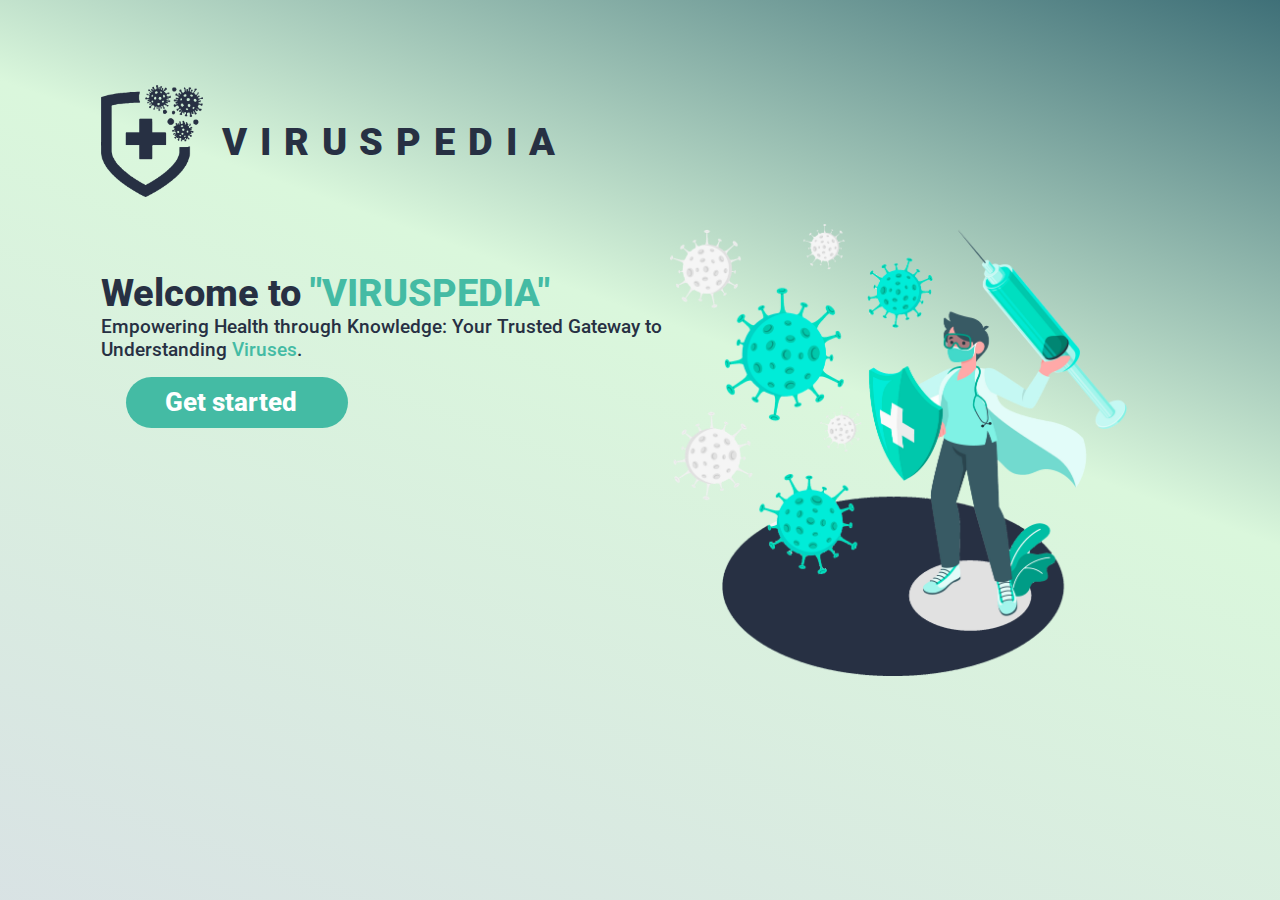
<file: home pgae/index.html>
<!DOCTYPE html>
<html lang="en">

<head>
    <meta charset="UTF-8">
    <meta name="viewport" content="width=device-width, initial-scale=1.0">
    <link rel="shortcut icon" href="logo png.png" type="image/x-icon">
    <link href="https://cdn.jsdelivr.net/npm/bootstrap@5.0.2/dist/css/bootstrap.min.css" rel="stylesheet"
        integrity="sha384-EVSTQN3/azprG1Anm3QDgpJLIm9Nao0Yz1ztcQTwFspd3yD65VohhpuuCOmLASjC" crossorigin="anonymous">
    <link rel="stylesheet" href="style.css">
    <link rel="stylesheet" href="https://cdnjs.cloudflare.com/ajax/libs/font-awesome/6.5.1/css/all.min.css"
        integrity="sha512-DTOQO9RWCH3ppGqcWaEA1BIZOC6xxalwEsw9c2QQeAIftl+Vegovlnee1c9QX4TctnWMn13TZye+giMm8e2LwA=="
        crossorigin="anonymous" referrerpolicy="no-referrer" />
    <title>VIRUSPEDIA | All information you need</title>
</head>

<body>
    <div class="landing-page">
        <div class="landing-content">
            <div class="landing-logo">
                <img src="./landing logo.png">
                <h1>VIRUSPEDIA</h1>
            </div>
            <div class="landing-text">
                <h2>Welcome to <span>"VIRUSPEDIA"</span></h2>
                <p>Empowering Health through Knowledge: Your Trusted Gateway to Understanding <span>Viruses</span>.</p>
                <button class="get-started">Get started <i class="fa-solid fa-arrow-right"></i></button>
            </div>
        </div>
        <div class="landing-img">
            <img src="./landing page.png">
        </div>
    </div>
    <script src="script.js"></script>
    <script src="https://cdn.jsdelivr.net/npm/@popperjs/core@2.9.2/dist/umd/popper.min.js"
        integrity="sha384-IQsoLXl5PILFhosVNubq5LC7Qb9DXgDA9i+tQ8Zj3iwWAwPtgFTxbJ8NT4GN1R8p"
        crossorigin="anonymous"></script>
    <script src="https://cdn.jsdelivr.net/npm/bootstrap@5.0.2/dist/js/bootstrap.min.js"
        integrity="sha384-cVKIPhGWiC2Al4u+LWgxfKTRIcfu0JTxR+EQDz/bgldoEyl4H0zUF0QKbrJ0EcQF"
        crossorigin="anonymous"></script>
</body>

</html>
</file>
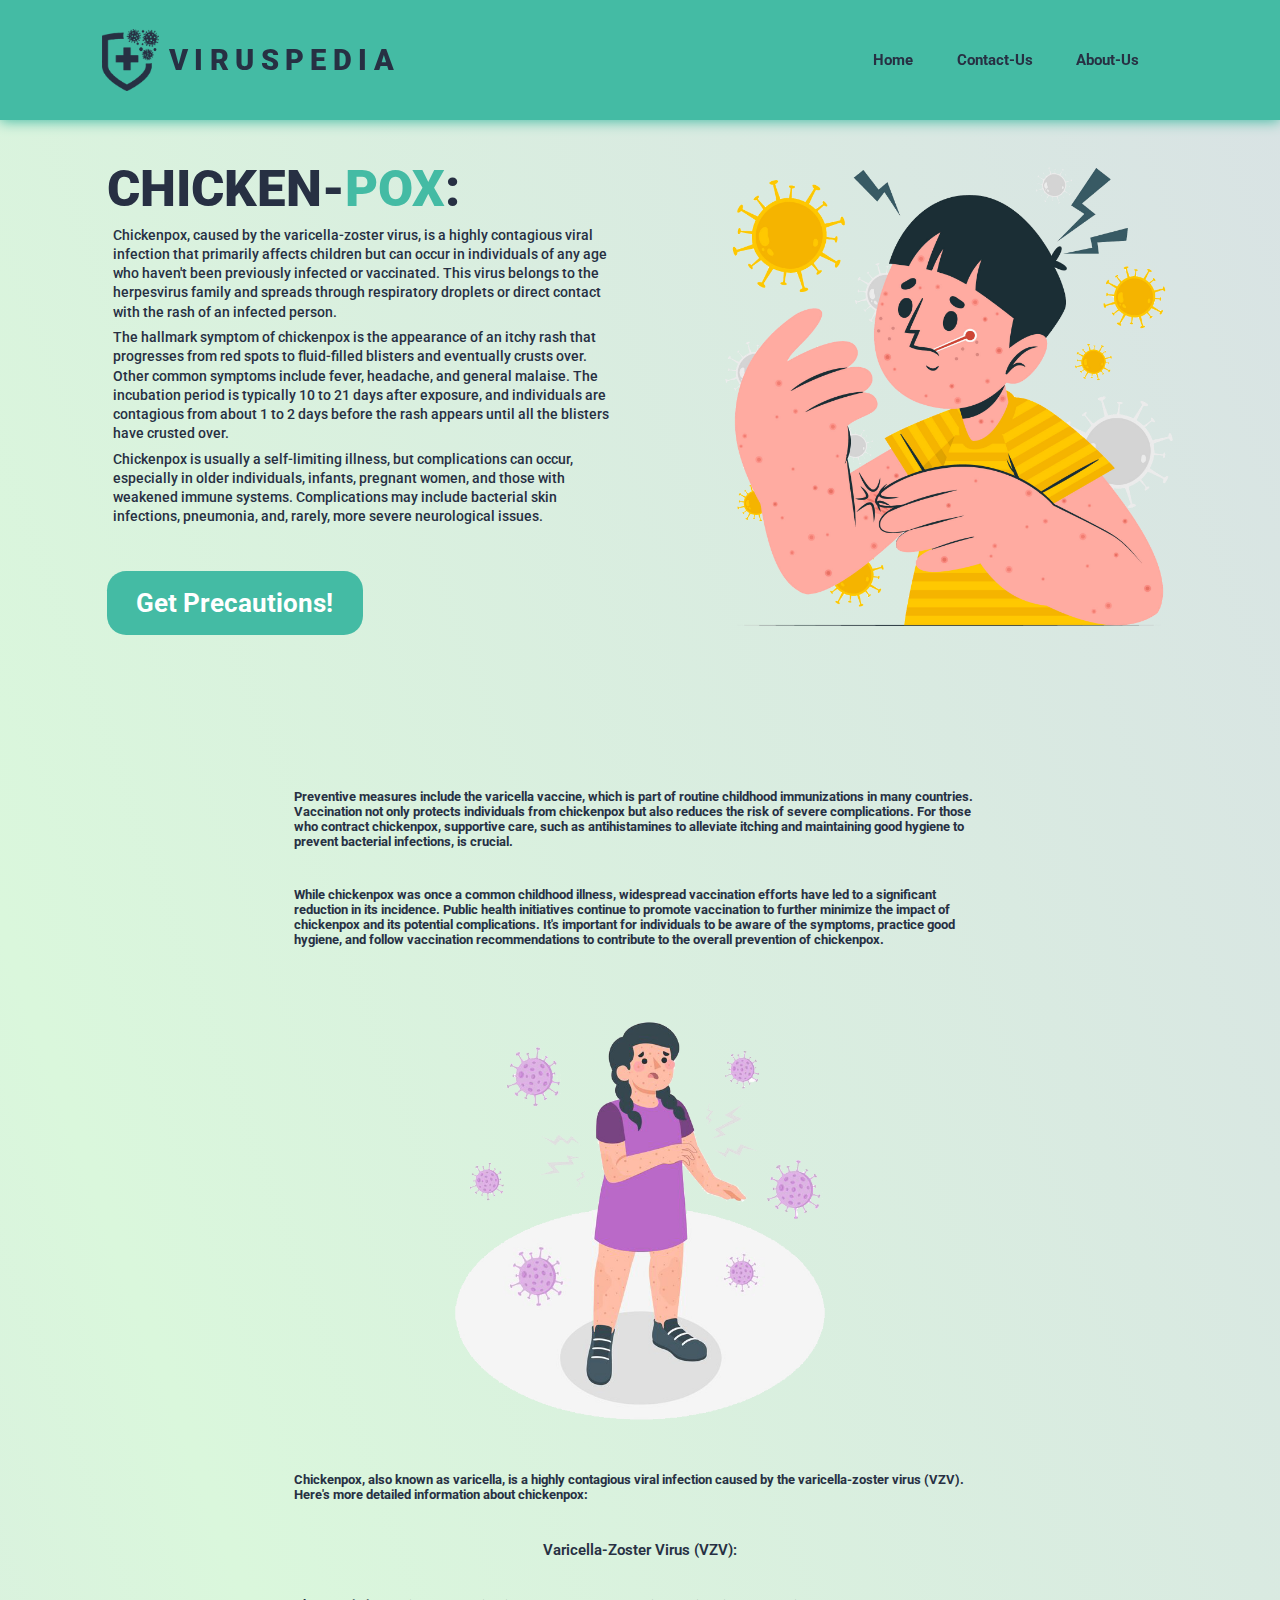
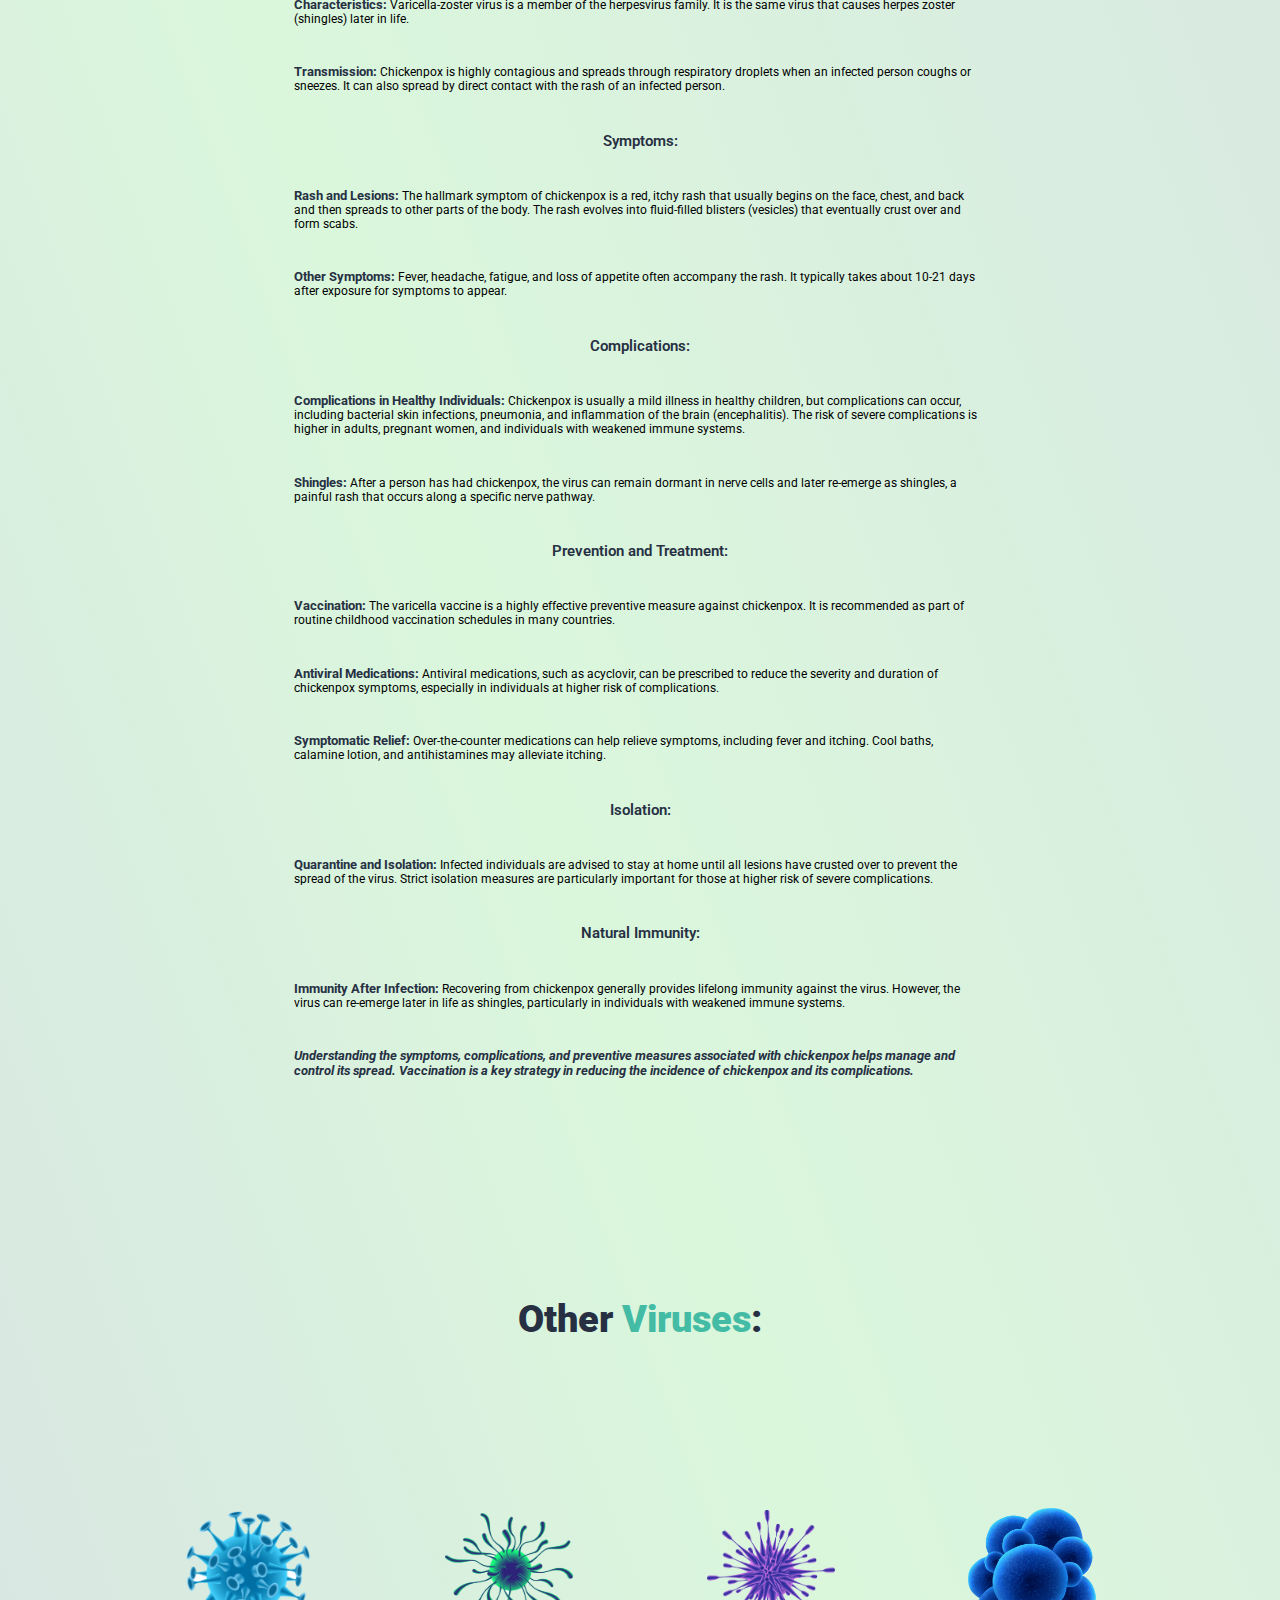
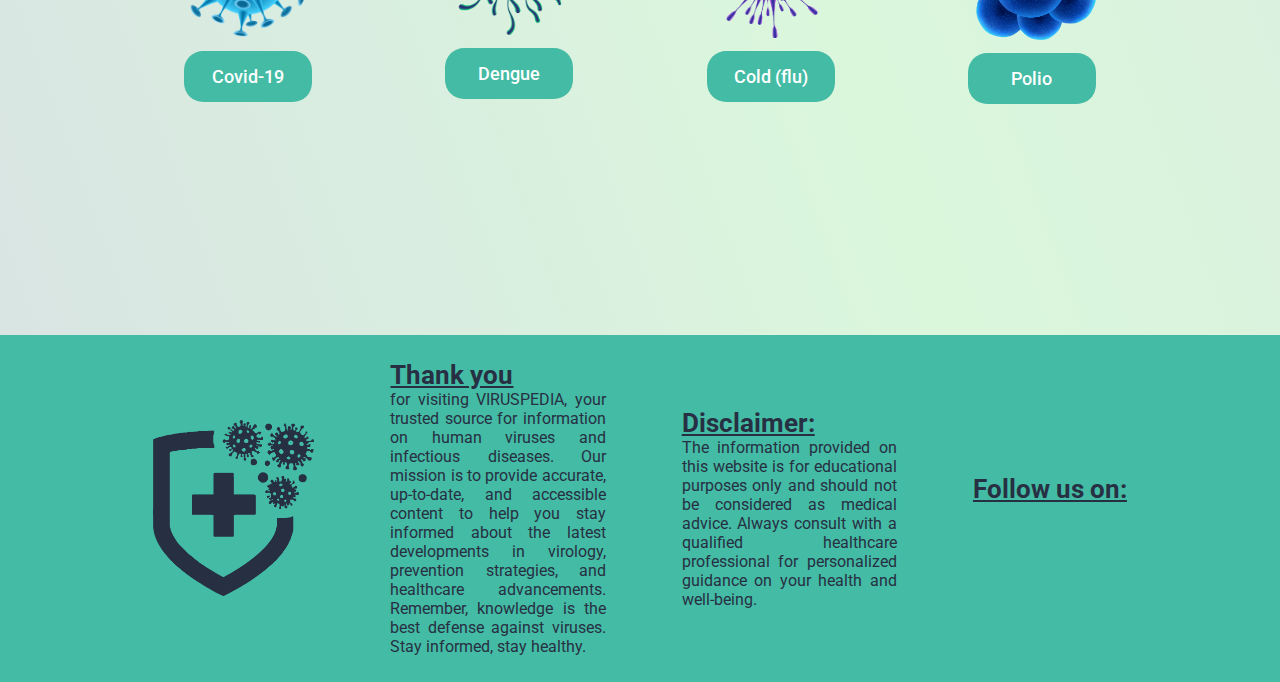
<file: home pgae/chicken-pox.html>
<!DOCTYPE html>
<html lang="en">

<head>
    <meta charset="UTF-8">
    <meta name="viewport" content="width=device-width, initial-scale=1.0">
    <link rel="shortcut icon" href="logo png.png" type="image/x-icon">
    <link rel="stylesheet" href="https://cdnjs.cloudflare.com/ajax/libs/font-awesome/6.5.1/css/all.min.css"
        integrity="sha512-DTOQO9RWCH3ppGqcWaEA1BIZOC6xxalwEsw9c2QQeAIftl+Vegovlnee1c9QX4TctnWMn13TZye+giMm8e2LwA=="
        crossorigin="anonymous" referrerpolicy="no-referrer" />
    <link href="https://cdn.jsdelivr.net/npm/bootstrap@5.0.2/dist/css/bootstrap.min.css" rel="stylesheet"
        integrity="sha384-EVSTQN3/azprG1Anm3QDgpJLIm9Nao0Yz1ztcQTwFspd3yD65VohhpuuCOmLASjC" crossorigin="anonymous">
    <link rel="stylesheet" href="style.css">
    <title>Chicken-Pox</title>
</head>

<body>
    <div class="wrapper">
        <div class="nav">
            <div class="logo"><img src="./landing logo.png">
                <h1>VIRUSPEDIA</h1>
            </div>
            <div class="nav-elem">
                <h3 class="home"><i class="fa-solid fa-house home"></i> Home</h3>
                <h3 class="contact"><i class="fa-solid fa-phone contact"></i> Contact-Us</h3>
                <h3 class="about"><i class="fa-solid fa-circle-info about"></i> About-Us</h3>
                <i class="fa-solid fa-bars my-i"></i>
            </div>
            <div class="drop-down">
                <ul>
                    <li><a href="./home.html">Home</a></li>
                    <li><a href="./contact-us.html">Contact-Us</a></li>
                    <li><a href="./about-us.html">About-Us</a></li>
                </ul>
            </div>
        </div>
        <div class="main">
            <div class="holder">
                <h4>CHICKEN-<span>POX</span>:</h4>
                <p>Chickenpox, caused by the varicella-zoster virus, is a highly contagious viral infection that
                    primarily affects children but can occur in individuals of any age who haven't been previously
                    infected or vaccinated. This virus belongs to the herpesvirus family and spreads through respiratory
                    droplets or direct contact with the rash of an infected person.</p>
                <p>The hallmark symptom of chickenpox is the appearance of an itchy rash that progresses from red spots
                    to fluid-filled blisters and eventually crusts over. Other common symptoms include fever, headache,
                    and general malaise. The incubation period is typically 10 to 21 days after exposure, and
                    individuals are contagious from about 1 to 2 days before the rash appears until all the blisters
                    have crusted over.</p>
                <p>Chickenpox is usually a self-limiting illness, but complications can occur, especially in older
                    individuals, infants, pregnant women, and those with weakened immune systems. Complications may
                    include bacterial skin infections, pneumonia, and, rarely, more severe neurological issues.</p>
                <button class="m-btn" data-virus="chicken-pox">Get Precautions!</button>
            </div>
            <div class="img"><img src="./chicken-pox.png"></div>
            <div class="about-content">
                <p><b>Preventive measures include the varicella vaccine, which is part of routine childhood
                        immunizations
                        in many countries. Vaccination not only protects individuals from chickenpox but also reduces
                        the
                        risk of severe complications. For those who contract chickenpox, supportive care, such as
                        antihistamines to alleviate itching and maintaining good hygiene to prevent bacterial
                        infections, is
                        crucial.</b></p>
                <p><b>While chickenpox was once a common childhood illness, widespread vaccination efforts have led to a
                        significant reduction in its incidence. Public health initiatives continue to promote
                        vaccination to
                        further minimize the impact of chickenpox and its potential complications. It's important for
                        individuals to be aware of the symptoms, practice good hygiene, and follow vaccination
                        recommendations to contribute to the overall prevention of chickenpox.</b></p>
                <img src="./chicken extra.png">
                <p><b>Chickenpox, also known as varicella, is a highly contagious viral infection caused by the
                        varicella-zoster virus (VZV). Here's more detailed information about chickenpox:</b></p>
                <h5>Varicella-Zoster Virus (VZV):</h5>
                <p><b>Characteristics:</b> Varicella-zoster virus is a member of the herpesvirus family. It is the same
                    virus that causes herpes zoster (shingles) later in life.</p>
                <p><b>Transmission:</b> Chickenpox is highly contagious and spreads through respiratory droplets when an
                    infected person coughs or sneezes. It can also spread by direct contact with the rash of an infected
                    person.</p>
                <h5>Symptoms:</h5>
                <p><b>Rash and Lesions:</b> The hallmark symptom of chickenpox is a red, itchy rash that usually begins
                    on the face, chest, and back and then spreads to other parts of the body. The rash evolves into
                    fluid-filled blisters (vesicles) that eventually crust over and form scabs.</p>
                <p><b>Other Symptoms:</b> Fever, headache, fatigue, and loss of appetite often accompany the rash. It
                    typically takes about 10-21 days after exposure for symptoms to appear.</p>
                <h5>Complications:</h5>
                <p><b>Complications in Healthy Individuals:</b> Chickenpox is usually a mild illness in healthy
                    children, but complications can occur, including bacterial skin infections, pneumonia, and
                    inflammation of the brain (encephalitis). The risk of severe complications is higher in adults,
                    pregnant women, and individuals with weakened immune systems.</p>
                <p><b>Shingles:</b> After a person has had chickenpox, the virus can remain dormant in nerve cells and
                    later re-emerge as shingles, a painful rash that occurs along a specific nerve pathway.</p>
                <h5>Prevention and Treatment:</h5>
                <p><b>Vaccination:</b> The varicella vaccine is a highly effective preventive measure against
                    chickenpox. It is recommended as part of routine childhood vaccination schedules in many countries.
                </p>
                <p><b>Antiviral Medications:</b> Antiviral medications, such as acyclovir, can be prescribed to reduce
                    the severity and duration of chickenpox symptoms, especially in individuals at higher risk of
                    complications.</p>
                <p><b>Symptomatic Relief:</b> Over-the-counter medications can help relieve symptoms, including fever
                    and itching. Cool baths, calamine lotion, and antihistamines may alleviate itching.</p>
                <h5>Isolation:</h5>
                <p><b>Quarantine and Isolation:</b> Infected individuals are advised to stay at home until all lesions
                    have crusted over to prevent the spread of the virus. Strict isolation measures are particularly
                    important for those at higher risk of severe complications.</p>
                <h5>Natural Immunity:</h5>
                <p><b>Immunity After Infection:</b> Recovering from chickenpox generally provides lifelong immunity
                    against the virus. However, the virus can re-emerge later in life as shingles, particularly in
                    individuals with weakened immune systems.</p>
                <p><b><i>Understanding the symptoms, complications, and preventive measures associated with chickenpox
                            helps manage and control its spread. Vaccination is a key strategy in reducing the incidence
                            of chickenpox and its complications.</i></b></p>
            </div>
        </div>
        <div class="space"></div>
        <div class="types-virus">
            <h4>Other <span>Viruses</span>:</h4>
        </div>
        <div class="all-virus">
            <div class="btn-logo-con covid-btn">
                <img src="./covid logo.png" class="virus-logo">
                <button class="virus-btn">Covid-19</button>
            </div>
            <div class="btn-logo-con dengue-btn">
                <img src="./dengue logo.png" class="virus-logo">
                <button class="virus-btn">Dengue</button>
            </div>
            <div class="btn-logo-con cold-btn">
                <img src="./cold logo.png" class="virus-logo">
                <button class="virus-btn">Cold (flu)</button>
            </div>
            <div class="btn-logo-con polio-btn">
                <img src="./polio logo.png" class="virus-logo">
                <button class="virus-btn">Polio</button>
            </div>
        </div>
        <div class="modal-wrapper">
            <div class="modal-div">
                <div class="m-header">
                    <button class="close-m-btn"><i class="fa-solid fa-xmark"></i></button>
                    <h1 class="m-title"></h1>
                </div>
                <div class="m-content">
                    <p class="m-para"></p>
                </div>
            </div>
        </div>
        <div class="footer">
            <img src="./landing logo.png">
            <div class="footer-thank">
                <h4>Thank you</h4>
                <p>for visiting VIRUSPEDIA, your trusted source for information on human viruses and
                    infectious diseases. Our mission is to provide accurate, up-to-date, and accessible content to help
                    you stay informed about the latest developments in virology, prevention strategies, and healthcare
                    advancements.

                    Remember, knowledge is the best defense against viruses. Stay informed, stay healthy.</p>
            </div>
            <div class="footer-disclaimer">
                <h4>Disclaimer:</h4>
                <p>The information provided on this website is for educational purposes only and should not
                    be considered as medical advice. Always consult with a qualified healthcare professional for
                    personalized guidance on your health and well-being.</p>
            </div>
            <div class="footer-follow">
                <h4>Follow us on:</h4>
                <pre><i class="fa-brands fa-instagram"></i> <i class="fa-brands fa-facebook"></i> <i
                class="fa-brands fa-twitter"></i></pre>
            </div>
        </div>
    </div>

    <script src="script.js"></script>
    <script src="https://cdn.jsdelivr.net/npm/@popperjs/core@2.9.2/dist/umd/popper.min.js"
        integrity="sha384-IQsoLXl5PILFhosVNubq5LC7Qb9DXgDA9i+tQ8Zj3iwWAwPtgFTxbJ8NT4GN1R8p"
        crossorigin="anonymous"></script>
    <script src="https://cdn.jsdelivr.net/npm/bootstrap@5.0.2/dist/js/bootstrap.min.js"
        integrity="sha384-cVKIPhGWiC2Al4u+LWgxfKTRIcfu0JTxR+EQDz/bgldoEyl4H0zUF0QKbrJ0EcQF"
        crossorigin="anonymous"></script>
</body>

</html>
</file>
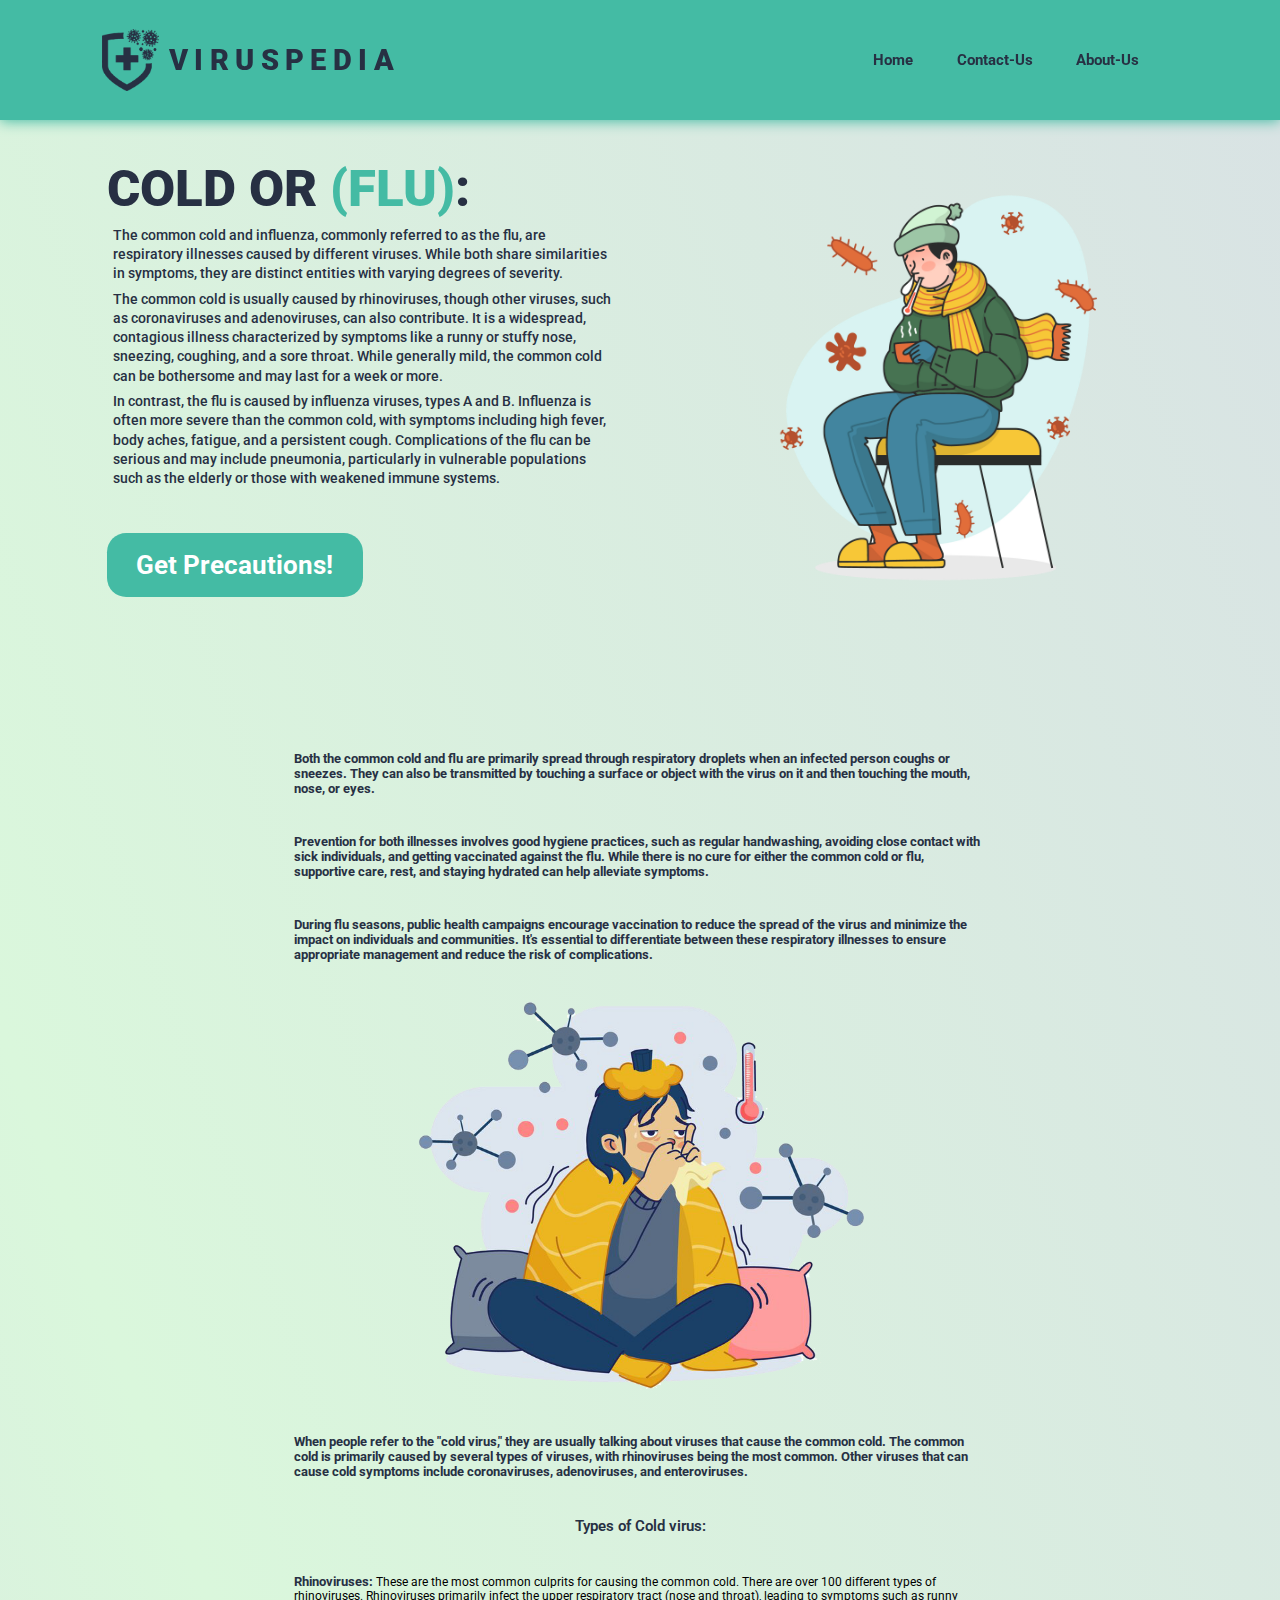
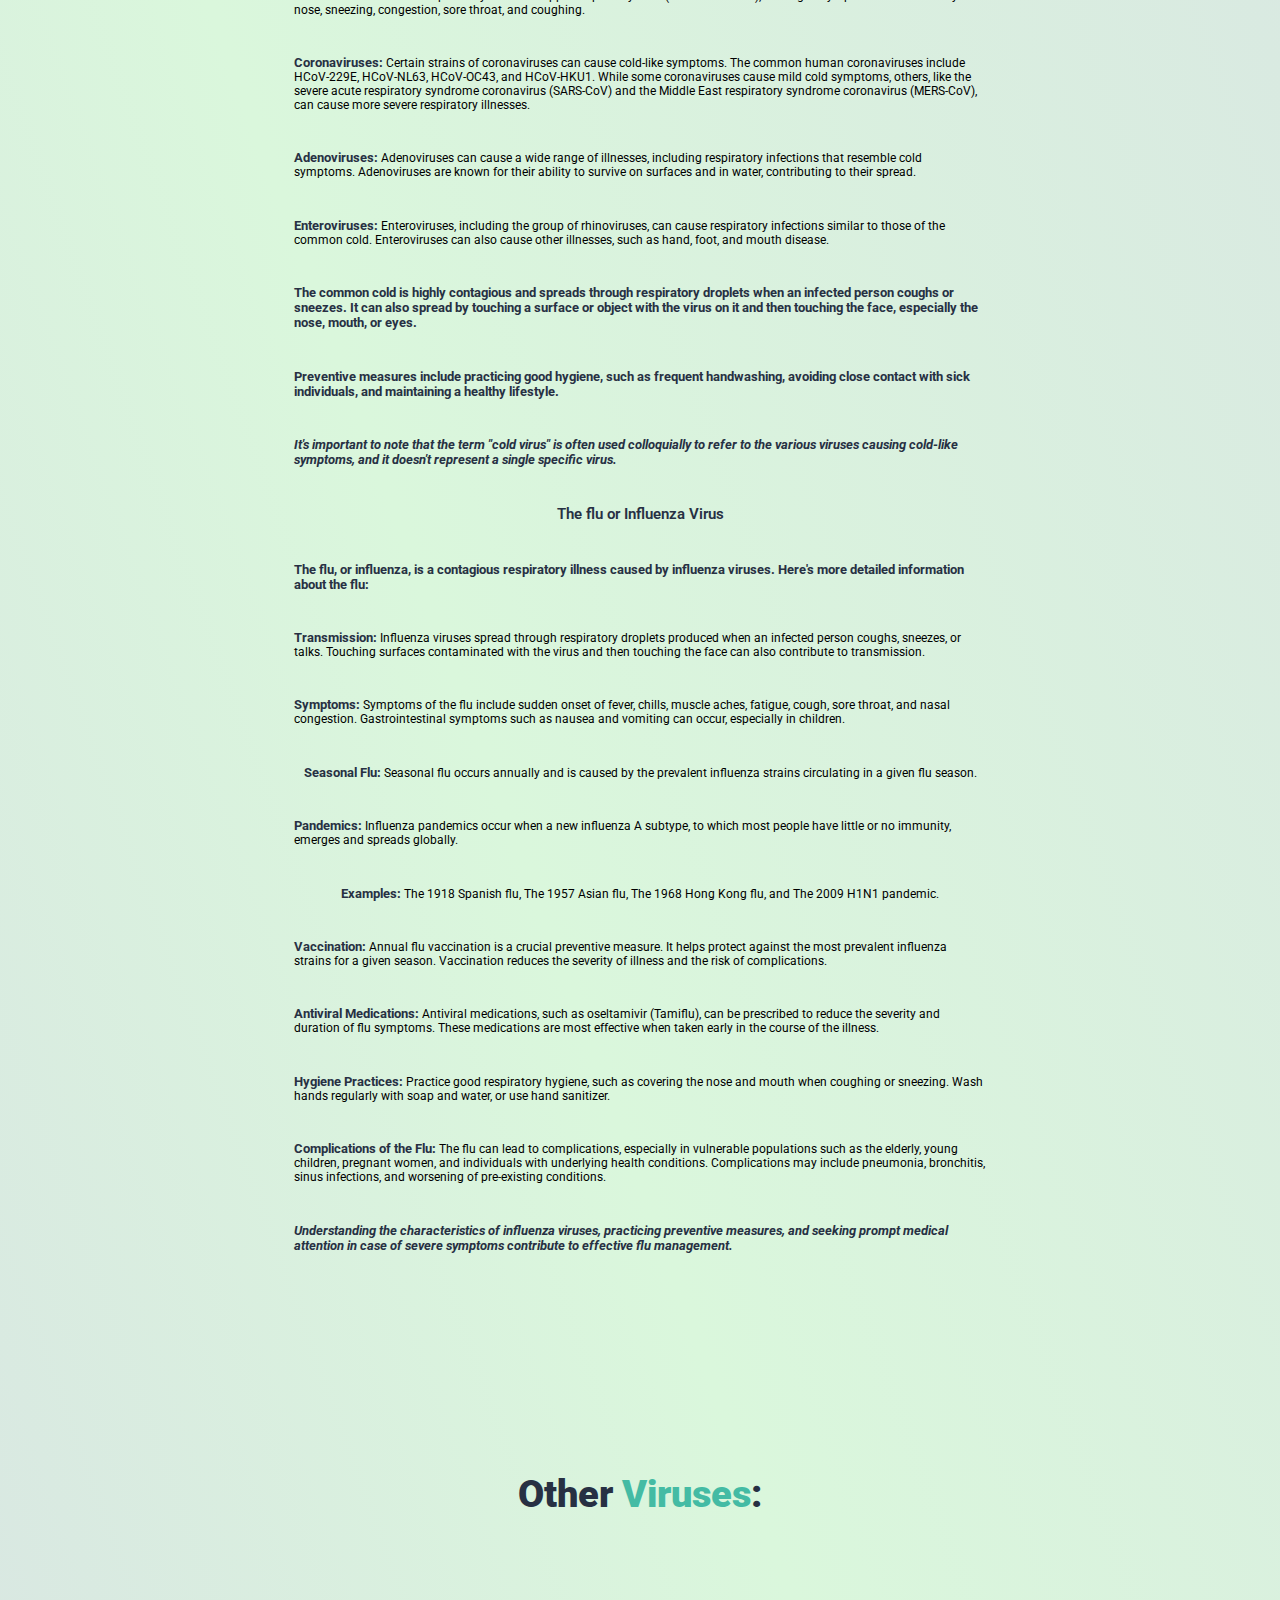
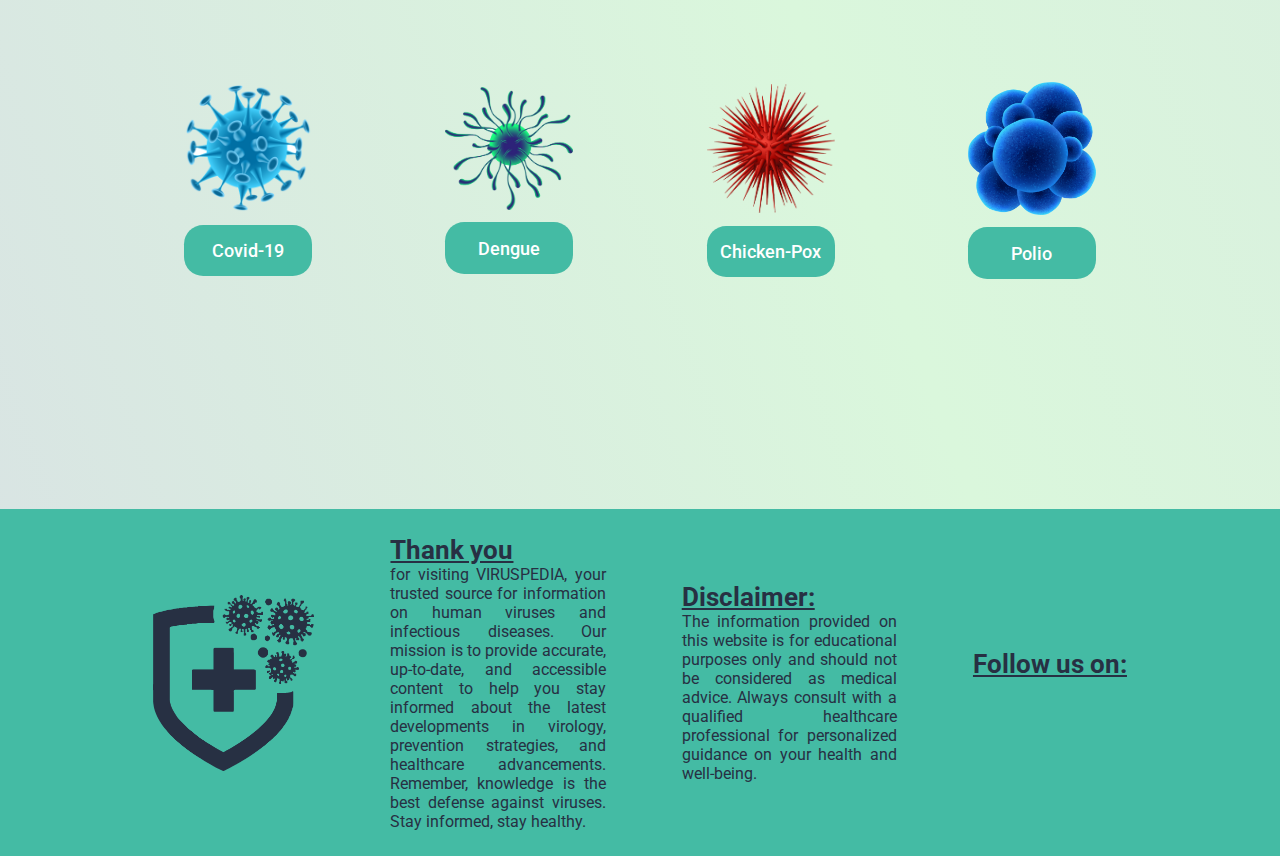
<file: home pgae/cold.html>
<!DOCTYPE html>
<html lang="en">

<head>
    <meta charset="UTF-8">
    <meta name="viewport" content="width=device-width, initial-scale=1.0">
    <link rel="shortcut icon" href="logo png.png" type="image/x-icon">
    <link rel="stylesheet" href="https://cdnjs.cloudflare.com/ajax/libs/font-awesome/6.5.1/css/all.min.css"
        integrity="sha512-DTOQO9RWCH3ppGqcWaEA1BIZOC6xxalwEsw9c2QQeAIftl+Vegovlnee1c9QX4TctnWMn13TZye+giMm8e2LwA=="
        crossorigin="anonymous" referrerpolicy="no-referrer" />
    <link href="https://cdn.jsdelivr.net/npm/bootstrap@5.0.2/dist/css/bootstrap.min.css" rel="stylesheet"
        integrity="sha384-EVSTQN3/azprG1Anm3QDgpJLIm9Nao0Yz1ztcQTwFspd3yD65VohhpuuCOmLASjC" crossorigin="anonymous">
    <link rel="stylesheet" href="style.css">
    <title>Cold (flu)</title>
</head>

<body>
    <div class="wrapper">
        <div class="nav">
            <div class="logo"><img src="./landing logo.png">
                <h1>VIRUSPEDIA</h1>
            </div>
            <div class="nav-elem">
                <h3 class="home"><i class="fa-solid fa-house home"></i> Home</h3>
                <h3 class="contact"><i class="fa-solid fa-phone contact"></i> Contact-Us</h3>
                <h3 class="about"><i class="fa-solid fa-circle-info about"></i> About-Us</h3>
                <i class="fa-solid fa-bars my-i"></i>
            </div>
            <div class="drop-down">
                <ul>
                    <li><a href="./home.html">Home</a></li>
                    <li><a href="./contact-us.html">Contact-Us</a></li>
                    <li><a href="./about-us.html">About-Us</a></li>
                </ul>
            </div>
        </div>
        <div class="main">
            <div class="holder">
                <h4>COLD OR <span>(FLU)</span>:</h4>
                <p>The common cold and influenza, commonly referred to as the flu, are respiratory illnesses caused by
                    different viruses. While both share similarities in symptoms, they are distinct entities with
                    varying degrees of severity.</p>
                <p>The common cold is usually caused by rhinoviruses, though other viruses, such as coronaviruses and
                    adenoviruses, can also contribute. It is a widespread, contagious illness characterized by symptoms
                    like a runny or stuffy nose, sneezing, coughing, and a sore throat. While generally mild, the common
                    cold can be bothersome and may last for a week or more.</p>
                <p>In contrast, the flu is caused by influenza viruses, types A and B. Influenza is often more severe
                    than the common cold, with symptoms including high fever, body aches, fatigue, and a persistent
                    cough. Complications of the flu can be serious and may include pneumonia, particularly in vulnerable
                    populations such as the elderly or those with weakened immune systems.</p>
                <button class="m-btn" data-virus="cold">Get Precautions!</button>
            </div>
            <div class="img"><img src="./cold.png"></div>
            <div class="about-content">
                <p><b>Both the common cold and flu are primarily spread through respiratory droplets when an infected
                        person coughs or sneezes. They can also be transmitted by touching a surface or object with the
                        virus on it and then touching the mouth, nose, or eyes.</b></p>
                <p><b>Prevention for both illnesses involves good hygiene practices, such as regular handwashing,
                        avoiding
                        close contact with sick individuals, and getting vaccinated against the flu. While there is no
                        cure
                        for either the common cold or flu, supportive care, rest, and staying hydrated can help
                        alleviate
                        symptoms.</b></p>
                <p><b>During flu seasons, public health campaigns encourage vaccination to reduce the spread of the
                        virus
                        and minimize the impact on individuals and communities. It's essential to differentiate between
                        these respiratory illnesses to ensure appropriate management and reduce the risk of
                        complications.</b>
                </p>
                <img src="./cold extra.png">
                <p><b>When people refer to the "cold virus," they are usually talking about viruses that cause the
                        common cold. The common cold is primarily caused by several types of viruses, with rhinoviruses
                        being the most common. Other viruses that can cause cold symptoms include coronaviruses,
                        adenoviruses, and enteroviruses.</b></p>
                <h5>Types of Cold virus:</h5>
                <p><b>Rhinoviruses:</b> These are the most common culprits for causing the common cold. There are over
                    100 different types of rhinoviruses. Rhinoviruses primarily infect the upper respiratory tract (nose
                    and throat), leading to symptoms such as runny nose, sneezing, congestion, sore throat, and
                    coughing.</p>
                <p><b>Coronaviruses:</b> Certain strains of coronaviruses can cause cold-like symptoms. The common human
                    coronaviruses include HCoV-229E, HCoV-NL63, HCoV-OC43, and HCoV-HKU1. While some coronaviruses cause
                    mild cold symptoms, others, like the severe acute respiratory syndrome coronavirus (SARS-CoV) and
                    the Middle East respiratory syndrome coronavirus (MERS-CoV), can cause more severe respiratory
                    illnesses.</p>
                <p><b>Adenoviruses:</b> Adenoviruses can cause a wide range of illnesses, including respiratory
                    infections that resemble cold symptoms. Adenoviruses are known for their ability to survive on
                    surfaces and in water, contributing to their spread.</p>
                <p><b>Enteroviruses:</b> Enteroviruses, including the group of rhinoviruses, can cause respiratory
                    infections similar to those of the common cold. Enteroviruses can also cause other illnesses, such
                    as hand, foot, and mouth disease.</p>
                <p><b>The common cold is highly contagious and spreads through respiratory droplets when an infected
                        person coughs or sneezes. It can also spread by touching a surface or object with the virus on
                        it and then touching the face, especially the nose, mouth, or eyes.</b></p>
                <p><b>Preventive measures include practicing good hygiene, such as frequent handwashing, avoiding close
                        contact with sick individuals, and maintaining a healthy lifestyle.</b></p>
                <p><b><i>It's important to note that the term "cold virus" is often used colloquially to refer to the
                            various viruses causing cold-like symptoms, and it doesn't represent a single specific
                            virus.</i></b></p>
                <h5>The flu or Influenza Virus</h5>
                <p><b>The flu, or influenza, is a contagious respiratory illness caused by influenza viruses. Here's
                        more detailed information about the flu:</b></p>
                <p><b>Transmission:</b> Influenza viruses spread through respiratory droplets produced when an infected
                    person coughs, sneezes, or talks. Touching surfaces contaminated with the virus and then touching
                    the face can also contribute to transmission.</p>
                <p><b>Symptoms:</b> Symptoms of the flu include sudden onset of fever, chills, muscle aches, fatigue,
                    cough, sore throat, and nasal congestion. Gastrointestinal symptoms such as nausea and vomiting can
                    occur, especially in children.</p>
                <p><b>Seasonal Flu:</b> Seasonal flu occurs annually and is caused by the prevalent influenza strains
                    circulating in a given flu season.</p>
                <p><b>Pandemics:</b> Influenza pandemics occur when a new influenza A subtype, to which most people have
                    little or no immunity, emerges and spreads globally.</p>
                <p><b>Examples:</b> The 1918 Spanish flu, The 1957 Asian flu, The 1968 Hong Kong flu, and The 2009 H1N1
                    pandemic.</p>
                <p><b>Vaccination:</b> Annual flu vaccination is a crucial preventive measure. It helps protect against
                    the most prevalent influenza strains for a given season. Vaccination reduces the severity of illness
                    and the risk of complications.</p>
                <p><b>Antiviral Medications:</b> Antiviral medications, such as oseltamivir (Tamiflu), can be prescribed
                    to reduce the severity and duration of flu symptoms. These medications are most effective when taken
                    early in the course of the illness.</p>
                <p><b>Hygiene Practices:</b> Practice good respiratory hygiene, such as covering the nose and mouth when
                    coughing or sneezing. Wash hands regularly with soap and water, or use hand sanitizer.</p>
                <p><b>Complications of the Flu:</b> The flu can lead to complications, especially in vulnerable
                    populations such as the elderly, young children, pregnant women, and individuals with underlying
                    health conditions. Complications may include pneumonia, bronchitis, sinus infections, and worsening
                    of pre-existing conditions.</p>
                <p><b><i>Understanding the characteristics of influenza viruses, practicing preventive measures, and
                            seeking prompt medical attention in case of severe symptoms contribute to effective flu
                            management.</i></b></p>
            </div>
        </div>
        <div class="space"></div>
        <div class="types-virus">
            <h4>Other <span>Viruses</span>:</h4>
        </div>
        <div class="all-virus">
            <div class="btn-logo-con covid-btn">
                <img src="./covid logo.png" class="virus-logo">
                <button class="virus-btn">Covid-19</button>
            </div>
            <div class="btn-logo-con dengue-btn">
                <img src="./dengue logo.png" class="virus-logo">
                <button class="virus-btn">Dengue</button>
            </div>
            <div class="btn-logo-con chicken-btn">
                <img src="./chicken pox logo.png" class="virus-logo">
                <button class="virus-btn">Chicken-Pox</button>
            </div>
            <div class="btn-logo-con polio-btn">
                <img src="./polio logo.png" class="virus-logo">
                <button class="virus-btn">Polio</button>
            </div>
        </div>
        <div class="modal-wrapper">
            <div class="modal-div">
                <div class="m-header">
                    <button class="close-m-btn"><i class="fa-solid fa-xmark"></i></button>
                    <h1 class="m-title"></h1>
                </div>
                <div class="m-content">
                    <p class="m-para"></p>
                </div>
            </div>
        </div>
        <div class="footer">
            <img src="./landing logo.png">
            <div class="footer-thank">
                <h4>Thank you</h4>
                <p>for visiting VIRUSPEDIA, your trusted source for information on human viruses and
                    infectious diseases. Our mission is to provide accurate, up-to-date, and accessible content to help
                    you stay informed about the latest developments in virology, prevention strategies, and healthcare
                    advancements.

                    Remember, knowledge is the best defense against viruses. Stay informed, stay healthy.</p>
            </div>
            <div class="footer-disclaimer">
                <h4>Disclaimer:</h4>
                <p>The information provided on this website is for educational purposes only and should not
                    be considered as medical advice. Always consult with a qualified healthcare professional for
                    personalized guidance on your health and well-being.</p>
            </div>
            <div class="footer-follow">
                <h4>Follow us on:</h4>
                <pre><i class="fa-brands fa-instagram"></i> <i class="fa-brands fa-facebook"></i> <i
                class="fa-brands fa-twitter"></i></pre>
            </div>
        </div>
    </div>

    <script src="script.js"></script>
    <script src="https://cdn.jsdelivr.net/npm/@popperjs/core@2.9.2/dist/umd/popper.min.js"
        integrity="sha384-IQsoLXl5PILFhosVNubq5LC7Qb9DXgDA9i+tQ8Zj3iwWAwPtgFTxbJ8NT4GN1R8p"
        crossorigin="anonymous"></script>
    <script src="https://cdn.jsdelivr.net/npm/bootstrap@5.0.2/dist/js/bootstrap.min.js"
        integrity="sha384-cVKIPhGWiC2Al4u+LWgxfKTRIcfu0JTxR+EQDz/bgldoEyl4H0zUF0QKbrJ0EcQF"
        crossorigin="anonymous"></script>
</body>

</html>
</file>
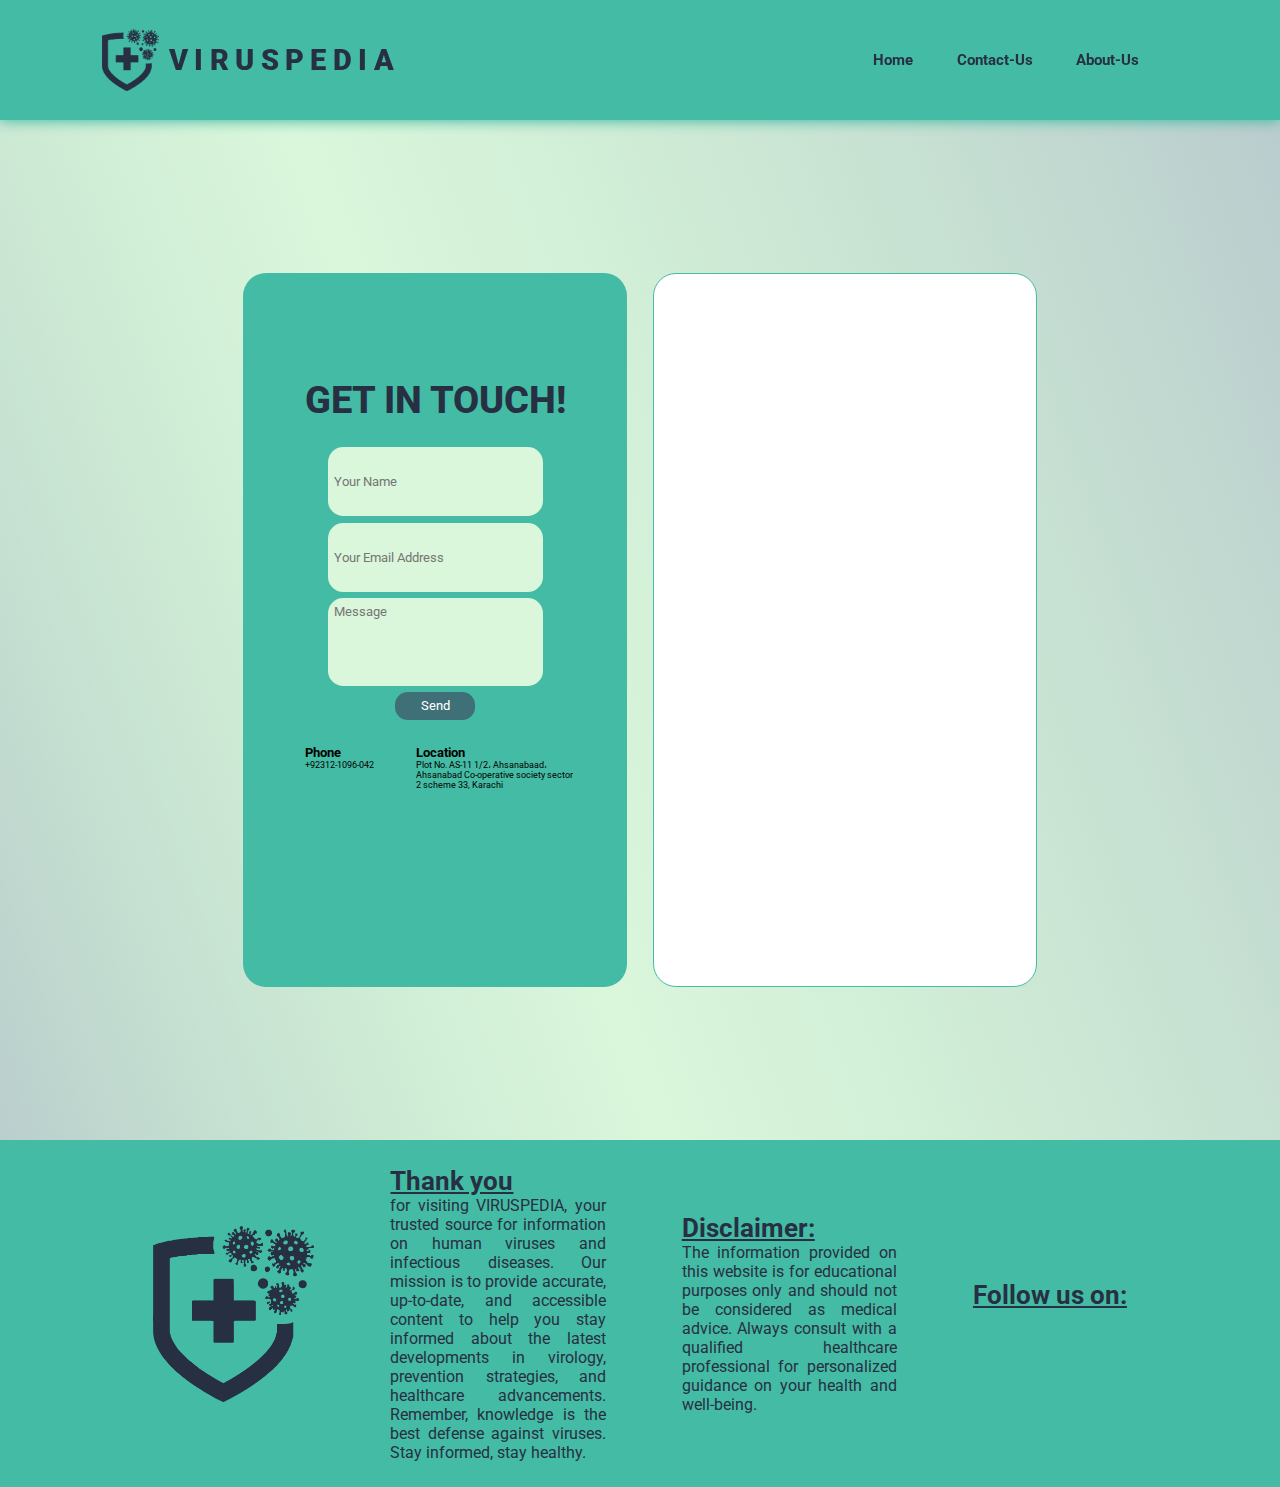
<file: home pgae/contact-us.html>
<!DOCTYPE html>
<html lang="en">

<head>
    <meta charset="UTF-8">
    <meta name="viewport" content="width=device-width, initial-scale=1.0">
    <link rel="shortcut icon" href="logo png.png" type="image/x-icon">
    <link href="https://cdn.jsdelivr.net/npm/bootstrap@5.0.2/dist/css/bootstrap.min.css" rel="stylesheet"
        integrity="sha384-EVSTQN3/azprG1Anm3QDgpJLIm9Nao0Yz1ztcQTwFspd3yD65VohhpuuCOmLASjC" crossorigin="anonymous">
    <link rel="stylesheet" href="style.css">
    <link rel="stylesheet" href="https://cdnjs.cloudflare.com/ajax/libs/font-awesome/6.5.1/css/all.min.css"
        integrity="sha512-DTOQO9RWCH3ppGqcWaEA1BIZOC6xxalwEsw9c2QQeAIftl+Vegovlnee1c9QX4TctnWMn13TZye+giMm8e2LwA=="
        crossorigin="anonymous" referrerpolicy="no-referrer" />
    <title>VIRUSPEDIA | All information you need</title>
</head>

<body>
    <div class="wrapper">
        <div class="nav">
            <div class="logo"><img src="./landing logo.png">
                <h1>VIRUSPEDIA</h1>
            </div>
            <div class="nav-elem">
                <h3 class="home"><i class="fa-solid fa-house home"></i> Home</h3>
                <h3 class="contact"><i class="fa-solid fa-phone contact"></i> Contact-Us</h3>
                <h3 class="about"><i class="fa-solid fa-circle-info about"></i> About-Us</h3>
                <i class="fa-solid fa-bars my-i"></i>
            </div>
            <div class="drop-down">
                <ul>
                    <li><a href="./home.html">Home</a></li>
                    <li><a href="./contact-us.html">Contact-Us</a></li>
                    <li><a href="./about-us.html">About-Us</a></li>
                </ul>
            </div>
        </div>
        <div class="contact-container">
            <div class="contact-form">
                <h3>GET IN TOUCH!</h3>
                <input type="text" id="fullName" class="input" placeholder="Your Name" autocomplete="off">
                <input type="email" id="email" class="input" placeholder="Your Email Address" autocomplete="off">
                <textarea id="message" rows="5" placeholder="Message"></textarea>
                <button type="submit" class="send-btn">Send</button>
                <div class="contact-info">
                    <i class="fa-solid fa-phone"></i>
                    <div class="phone-info">
                        <h4>Phone</h4>
                        <p>+92312-1096-042</p>
                    </div>
                    <i class="fa-solid fa-location-dot"></i>
                    <div class="location">
                        <h4>Location</h4>
                        <p>Plot No. AS-11 1/2، Ahsanabaad، Ahsanabad Co-operative society sector 2 scheme 33, Karachi
                        </p>
                    </div>
                </div>
            </div>
            <div class="iframe-map">
                <iframe
                    src="https://www.google.com/maps/embed?pb=!1m18!1m12!1m3!1d14463.300322911382!2d67.09936383955076!3d25.006058999999986!2m3!1f0!2f0!3f0!3m2!1i1024!2i768!4f13.1!3m3!1m2!1s0x3eb347d31f8fa631%3A0xee9ff6757a15a12e!2sEast%20City%20Hospital!5e0!3m2!1sen!2s!4v1705177079844!5m2!1sen!2s"
                    referrerpolicy="no-referrer-when-downgrade" frameborder="0"></iframe>
            </div>
        </div>
        <div class="footer">
            <img src="./landing logo.png">
            <div class="footer-thank">
                <h4>Thank you</h4>
                <p>for visiting VIRUSPEDIA, your trusted source for information on human viruses and
                    infectious diseases. Our mission is to provide accurate, up-to-date, and accessible content to help
                    you stay informed about the latest developments in virology, prevention strategies, and healthcare
                    advancements.

                    Remember, knowledge is the best defense against viruses. Stay informed, stay healthy.</p>
            </div>
            <div class="footer-disclaimer">
                <h4>Disclaimer:</h4>
                <p>The information provided on this website is for educational purposes only and should not
                    be considered as medical advice. Always consult with a qualified healthcare professional for
                    personalized guidance on your health and well-being.</p>
            </div>
            <div class="footer-follow">
                <h4>Follow us on:</h4>
                <pre><i class="fa-brands fa-instagram"></i> <i class="fa-brands fa-facebook"></i> <i
                class="fa-brands fa-twitter"></i></pre>
            </div>
        </div>
    </div>
    <script src="script.js"></script>
    <script src="https://cdn.jsdelivr.net/npm/@popperjs/core@2.9.2/dist/umd/popper.min.js"
        integrity="sha384-IQsoLXl5PILFhosVNubq5LC7Qb9DXgDA9i+tQ8Zj3iwWAwPtgFTxbJ8NT4GN1R8p"
        crossorigin="anonymous"></script>
    <script src="https://cdn.jsdelivr.net/npm/bootstrap@5.0.2/dist/js/bootstrap.min.js"
        integrity="sha384-cVKIPhGWiC2Al4u+LWgxfKTRIcfu0JTxR+EQDz/bgldoEyl4H0zUF0QKbrJ0EcQF"
        crossorigin="anonymous"></script>
</body>

</html>
</file>
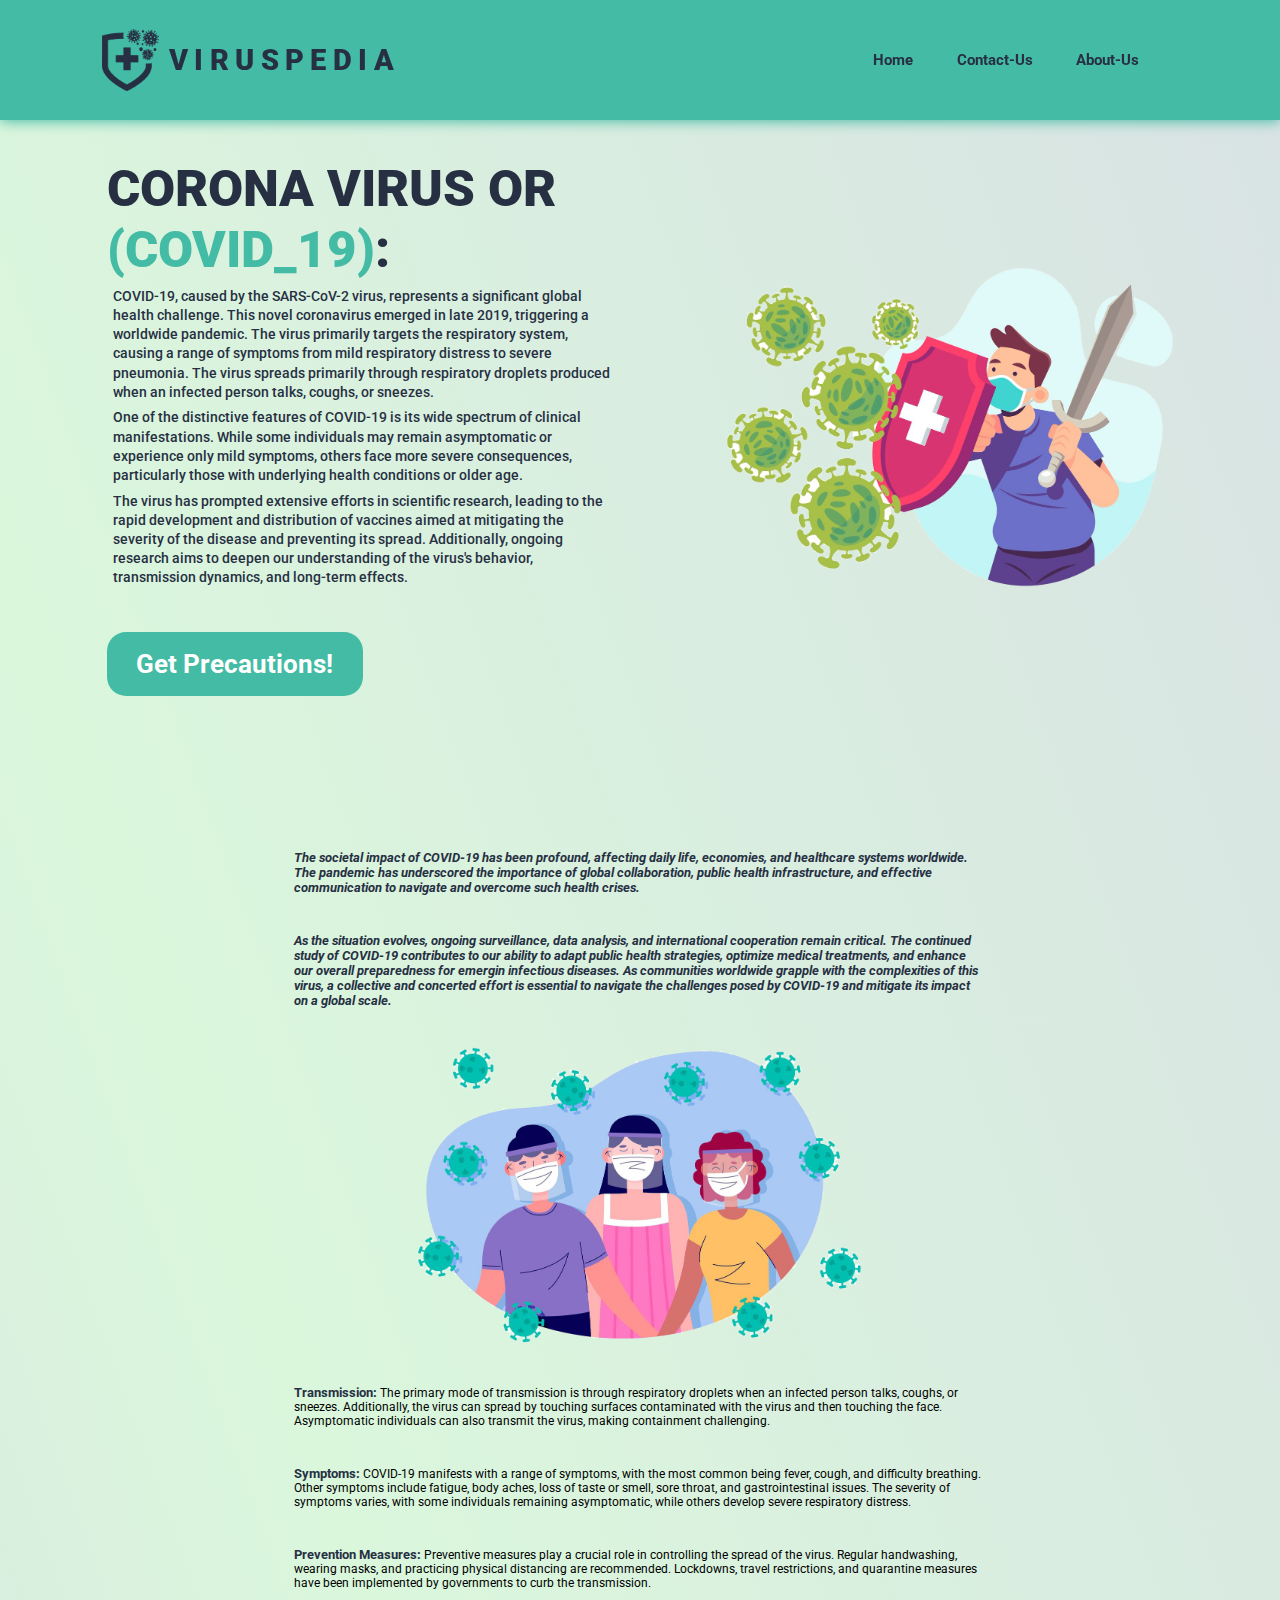
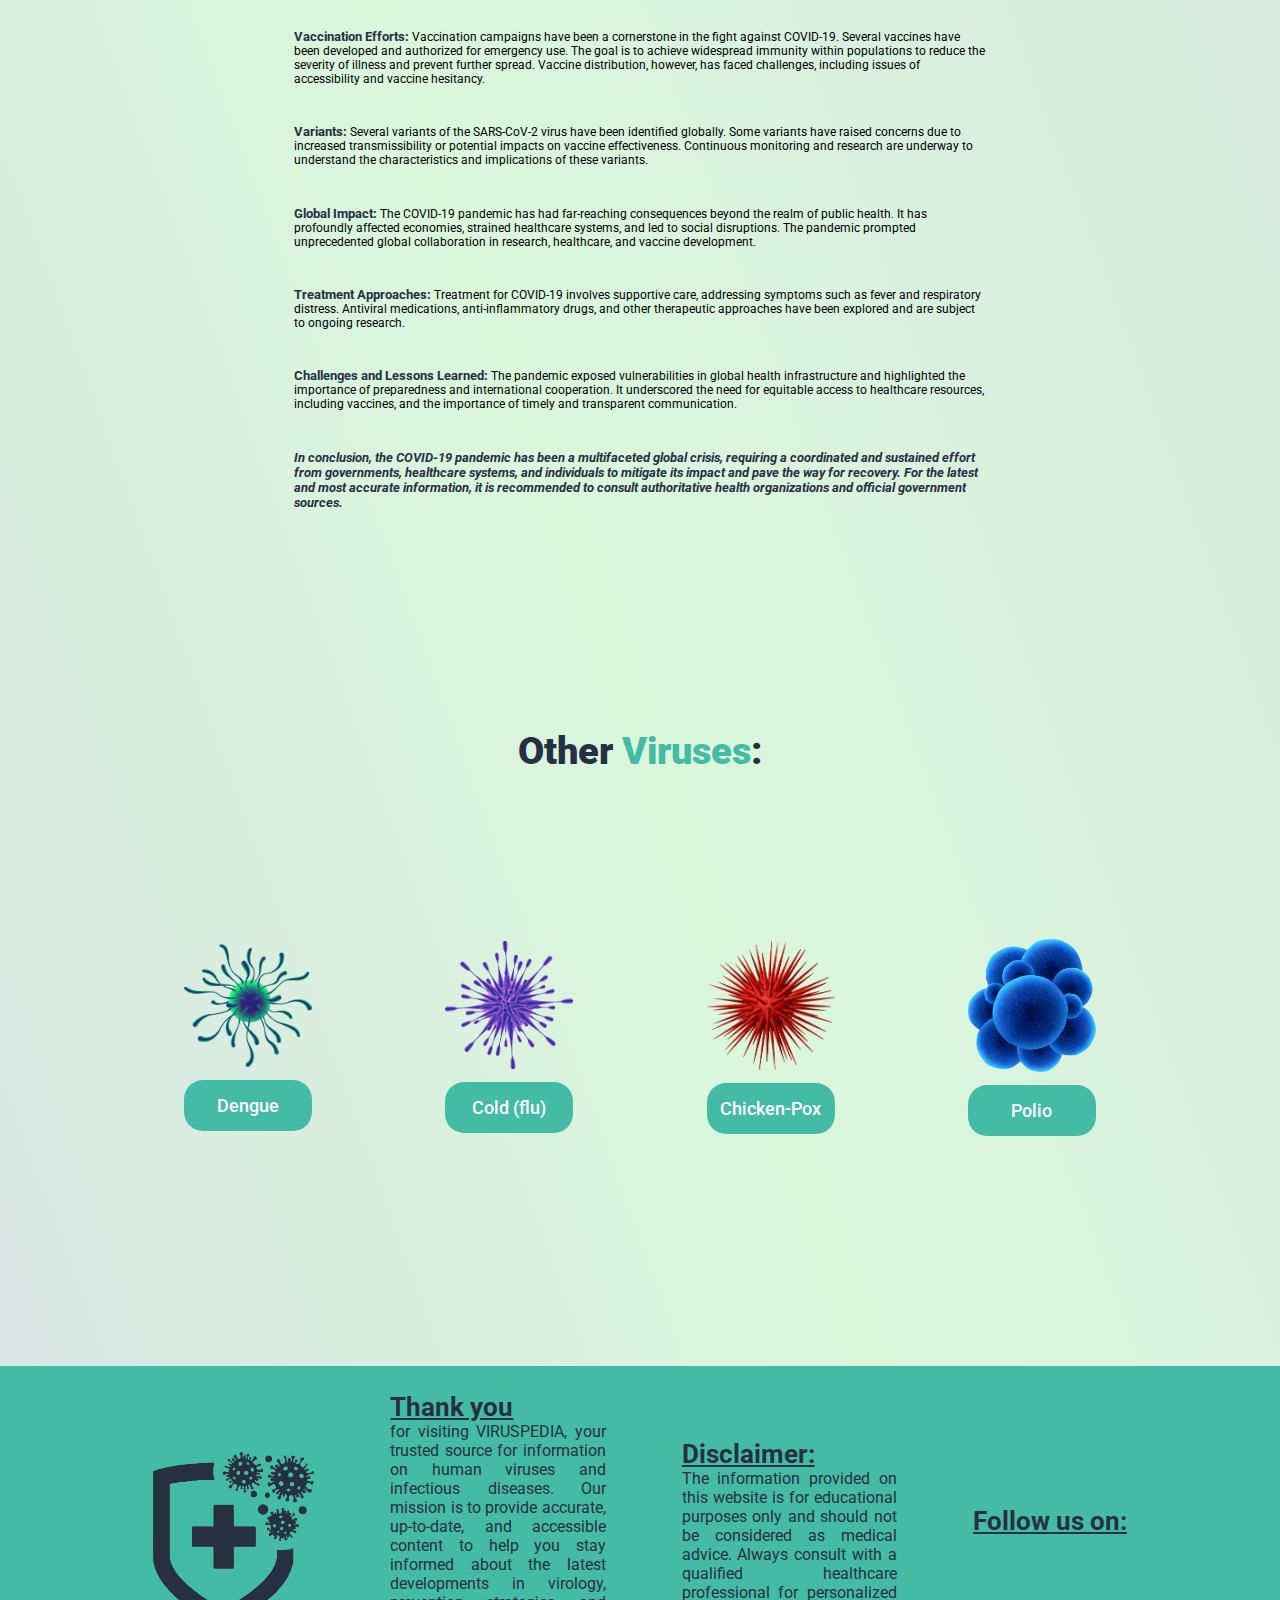
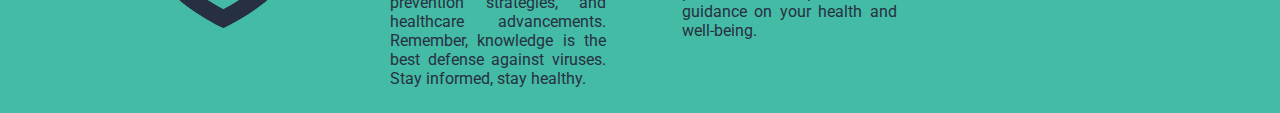
<file: home pgae/covid.html>
<!DOCTYPE html>
<html lang="en">

<head>
    <meta charset="UTF-8" />
    <meta name="viewport" content="width=device-width, initial-scale=1.0" />
    <link rel="shortcut icon" href="logo png.png" type="image/x-icon" />
    <link rel="stylesheet" href="https://cdnjs.cloudflare.com/ajax/libs/font-awesome/6.5.1/css/all.min.css"
        integrity="sha512-DTOQO9RWCH3ppGqcWaEA1BIZOC6xxalwEsw9c2QQeAIftl+Vegovlnee1c9QX4TctnWMn13TZye+giMm8e2LwA=="
        crossorigin="anonymous" referrerpolicy="no-referrer" />
    <link href="https://cdn.jsdelivr.net/npm/bootstrap@5.0.2/dist/css/bootstrap.min.css" rel="stylesheet"
        integrity="sha384-EVSTQN3/azprG1Anm3QDgpJLIm9Nao0Yz1ztcQTwFspd3yD65VohhpuuCOmLASjC" crossorigin="anonymous" />
    <link rel="stylesheet" href="style.css" />
    <title>Covid-19</title>
</head>

<body>
    <div class="wrapper">
        <div class="nav">
            <div class="logo">
                <img src="./landing logo.png" />
                <h1>VIRUSPEDIA</h1>
            </div>
            <div class="nav-elem">
                <h3 class="home"><i class="fa-solid fa-house home"></i> Home</h3>
                <h3 class="contact">
                    <i class="fa-solid fa-phone contact"></i> Contact-Us
                </h3>
                <h3 class="about">
                    <i class="fa-solid fa-circle-info about"></i> About-Us
                </h3>
                <i class="fa-solid fa-bars my-i"></i>
            </div>
            <div class="drop-down">
                <ul>
                    <li><a href="./home.html">Home</a></li>
                    <li><a href="./contact-us.html">Contact-Us</a></li>
                    <li><a href="./about-us.html">About-Us</a></li>
                </ul>
            </div>
        </div>
        <div class="main">
            <div class="holder">
                <h4>CORONA VIRUS OR <span>(COVID_19)</span>:</h4>
                <p>
                    COVID-19, caused by the SARS-CoV-2 virus, represents a significant
                    global health challenge. This novel coronavirus emerged in late
                    2019, triggering a worldwide pandemic. The virus primarily targets
                    the respiratory system, causing a range of symptoms from mild
                    respiratory distress to severe pneumonia. The virus spreads
                    primarily through respiratory droplets produced when an infected
                    person talks, coughs, or sneezes.
                </p>
                <p>
                    One of the distinctive features of COVID-19 is its wide spectrum of
                    clinical manifestations. While some individuals may remain
                    asymptomatic or experience only mild symptoms, others face more
                    severe consequences, particularly those with underlying health
                    conditions or older age.
                </p>
                <p>
                    The virus has prompted extensive efforts in scientific research,
                    leading to the rapid development and distribution of vaccines aimed
                    at mitigating the severity of the disease and preventing its spread.
                    Additionally, ongoing research aims to deepen our understanding of
                    the virus's behavior, transmission dynamics, and long-term effects.
                </p>
                <button class="m-btn" data-virus="covid">Get Precautions!</button>
            </div>
            <div class="img"><img src="./covid 19.png" /></div>
            <div class="about-content">
                <p>
                    <i><b>The societal impact of COVID-19 has been profound, affecting
                            daily life, economies, and healthcare systems worldwide. The
                            pandemic has underscored the importance of global collaboration,
                            public health infrastructure, and effective communication to
                            navigate and overcome such health crises.</b></i>
                </p>
                <p>
                    <i><b>As the situation evolves, ongoing surveillance, data analysis,
                            and international cooperation remain critical. The continued
                            study of COVID-19 contributes to our ability to adapt public
                            health strategies, optimize medical treatments, and enhance our
                            overall preparedness for emergin infectious diseases. As
                            communities worldwide grapple with the complexities of this
                            virus, a collective and concerted effort is essential to
                            navigate the challenges posed by COVID-19 and mitigate its
                            impact on a global scale.</b></i>
                </p>
                <img src="./covid extra.png">
                <p>
                    <b>Transmission:</b> The primary mode of transmission is through
                    respiratory droplets when an infected person talks, coughs, or
                    sneezes. Additionally, the virus can spread by touching surfaces
                    contaminated with the virus and then touching the face. Asymptomatic
                    individuals can also transmit the virus, making containment
                    challenging.
                </p>
                <p>
                    <b>Symptoms:</b> COVID-19 manifests with a range of symptoms, with
                    the most common being fever, cough, and difficulty breathing. Other
                    symptoms include fatigue, body aches, loss of taste or smell, sore
                    throat, and gastrointestinal issues. The severity of symptoms
                    varies, with some individuals remaining asymptomatic, while others
                    develop severe respiratory distress.
                </p>
                <p>
                    <b>Prevention Measures:</b> Preventive measures play a crucial role
                    in controlling the spread of the virus. Regular handwashing, wearing
                    masks, and practicing physical distancing are recommended.
                    Lockdowns, travel restrictions, and quarantine measures have been
                    implemented by governments to curb the transmission.
                </p>
                <p>
                    <b>Vaccination Efforts:</b> Vaccination campaigns have been a
                    cornerstone in the fight against COVID-19. Several vaccines have
                    been developed and authorized for emergency use. The goal is to
                    achieve widespread immunity within populations to reduce the
                    severity of illness and prevent further spread. Vaccine
                    distribution, however, has faced challenges, including issues of
                    accessibility and vaccine hesitancy.
                </p>
                <p><b>Variants:</b> Several variants of the SARS-CoV-2 virus have been identified globally. Some
                    variants have raised concerns due to increased transmissibility or potential impacts on vaccine
                    effectiveness. Continuous monitoring and research are underway to understand the characteristics and
                    implications of these variants.</p>
                <p><b>Global Impact:</b> The COVID-19 pandemic has had far-reaching consequences beyond the realm of
                    public health. It has profoundly affected economies, strained healthcare systems, and led to social
                    disruptions. The pandemic prompted unprecedented global collaboration in research, healthcare, and
                    vaccine development.</p>
                <p><b>Treatment Approaches:</b> Treatment for COVID-19 involves supportive care, addressing symptoms
                    such as fever and respiratory distress. Antiviral medications, anti-inflammatory drugs, and other
                    therapeutic approaches have been explored and are subject to ongoing research.</p>
                <p><b>Challenges and Lessons Learned:</b> The pandemic exposed vulnerabilities in global health
                    infrastructure and highlighted the importance of preparedness and international cooperation. It
                    underscored the need for equitable access to healthcare resources, including vaccines, and the
                    importance of timely and transparent communication.</p>
                <p><b><i>In conclusion, the COVID-19 pandemic has been a multifaceted global crisis, requiring a
                            coordinated and sustained effort from governments, healthcare systems, and individuals to
                            mitigate its impact and pave the way for recovery. For the latest and most accurate
                            information, it is recommended to consult authoritative health organizations and official
                            government sources.</i></b></p>
            </div>
        </div>
        <div class="space"></div>
        <div class="types-virus">
            <h4>Other <span>Viruses</span>:</h4>
        </div>
        <div class="all-virus">
            <div class="btn-logo-con dengue-btn">
                <img src="./dengue logo.png" class="virus-logo" />
                <button class="virus-btn">Dengue</button>
            </div>
            <div class="btn-logo-con cold-btn">
                <img src="./cold logo.png" class="virus-logo" />
                <button class="virus-btn">Cold (flu)</button>
            </div>
            <div class="btn-logo-con chicken-btn">
                <img src="./chicken pox logo.png" class="virus-logo" />
                <button class="virus-btn">Chicken-Pox</button>
            </div>
            <div class="btn-logo-con polio-btn">
                <img src="./polio logo.png" class="virus-logo" />
                <button class="virus-btn">Polio</button>
            </div>
        </div>
        <div class="modal-wrapper">
            <div class="modal-div">
                <div class="m-header">
                    <button class="close-m-btn">
                        <i class="fa-solid fa-xmark"></i>
                    </button>
                    <h1 class="m-title"></h1>
                </div>
                <div class="m-content">
                    <p class="m-para"></p>
                </div>
            </div>
        </div>

        <div class="footer">
            <img src="./landing logo.png" />
            <div class="footer-thank">
                <h4>Thank you</h4>
                <p>
                    for visiting VIRUSPEDIA, your trusted source for information on
                    human viruses and infectious diseases. Our mission is to provide
                    accurate, up-to-date, and accessible content to help you stay
                    informed about the latest developments in virology, prevention
                    strategies, and healthcare advancements. Remember, knowledge is the
                    best defense against viruses. Stay informed, stay healthy.
                </p>
            </div>
            <div class="footer-disclaimer">
                <h4>Disclaimer:</h4>
                <p>
                    The information provided on this website is for educational purposes
                    only and should not be considered as medical advice. Always consult
                    with a qualified healthcare professional for personalized guidance
                    on your health and well-being.
                </p>
            </div>
            <div class="footer-follow">
                <h4>Follow us on:</h4>
                <pre><i class="fa-brands fa-instagram"></i> <i class="fa-brands fa-facebook"></i> <i
                class="fa-brands fa-twitter"></i></pre>
            </div>
        </div>
    </div>

    <script src="script.js"></script>
    <script src="https://cdn.jsdelivr.net/npm/@popperjs/core@2.9.2/dist/umd/popper.min.js"
        integrity="sha384-IQsoLXl5PILFhosVNubq5LC7Qb9DXgDA9i+tQ8Zj3iwWAwPtgFTxbJ8NT4GN1R8p"
        crossorigin="anonymous"></script>
    <script src="https://cdn.jsdelivr.net/npm/bootstrap@5.0.2/dist/js/bootstrap.min.js"
        integrity="sha384-cVKIPhGWiC2Al4u+LWgxfKTRIcfu0JTxR+EQDz/bgldoEyl4H0zUF0QKbrJ0EcQF"
        crossorigin="anonymous"></script>
</body>

</html>
</file>
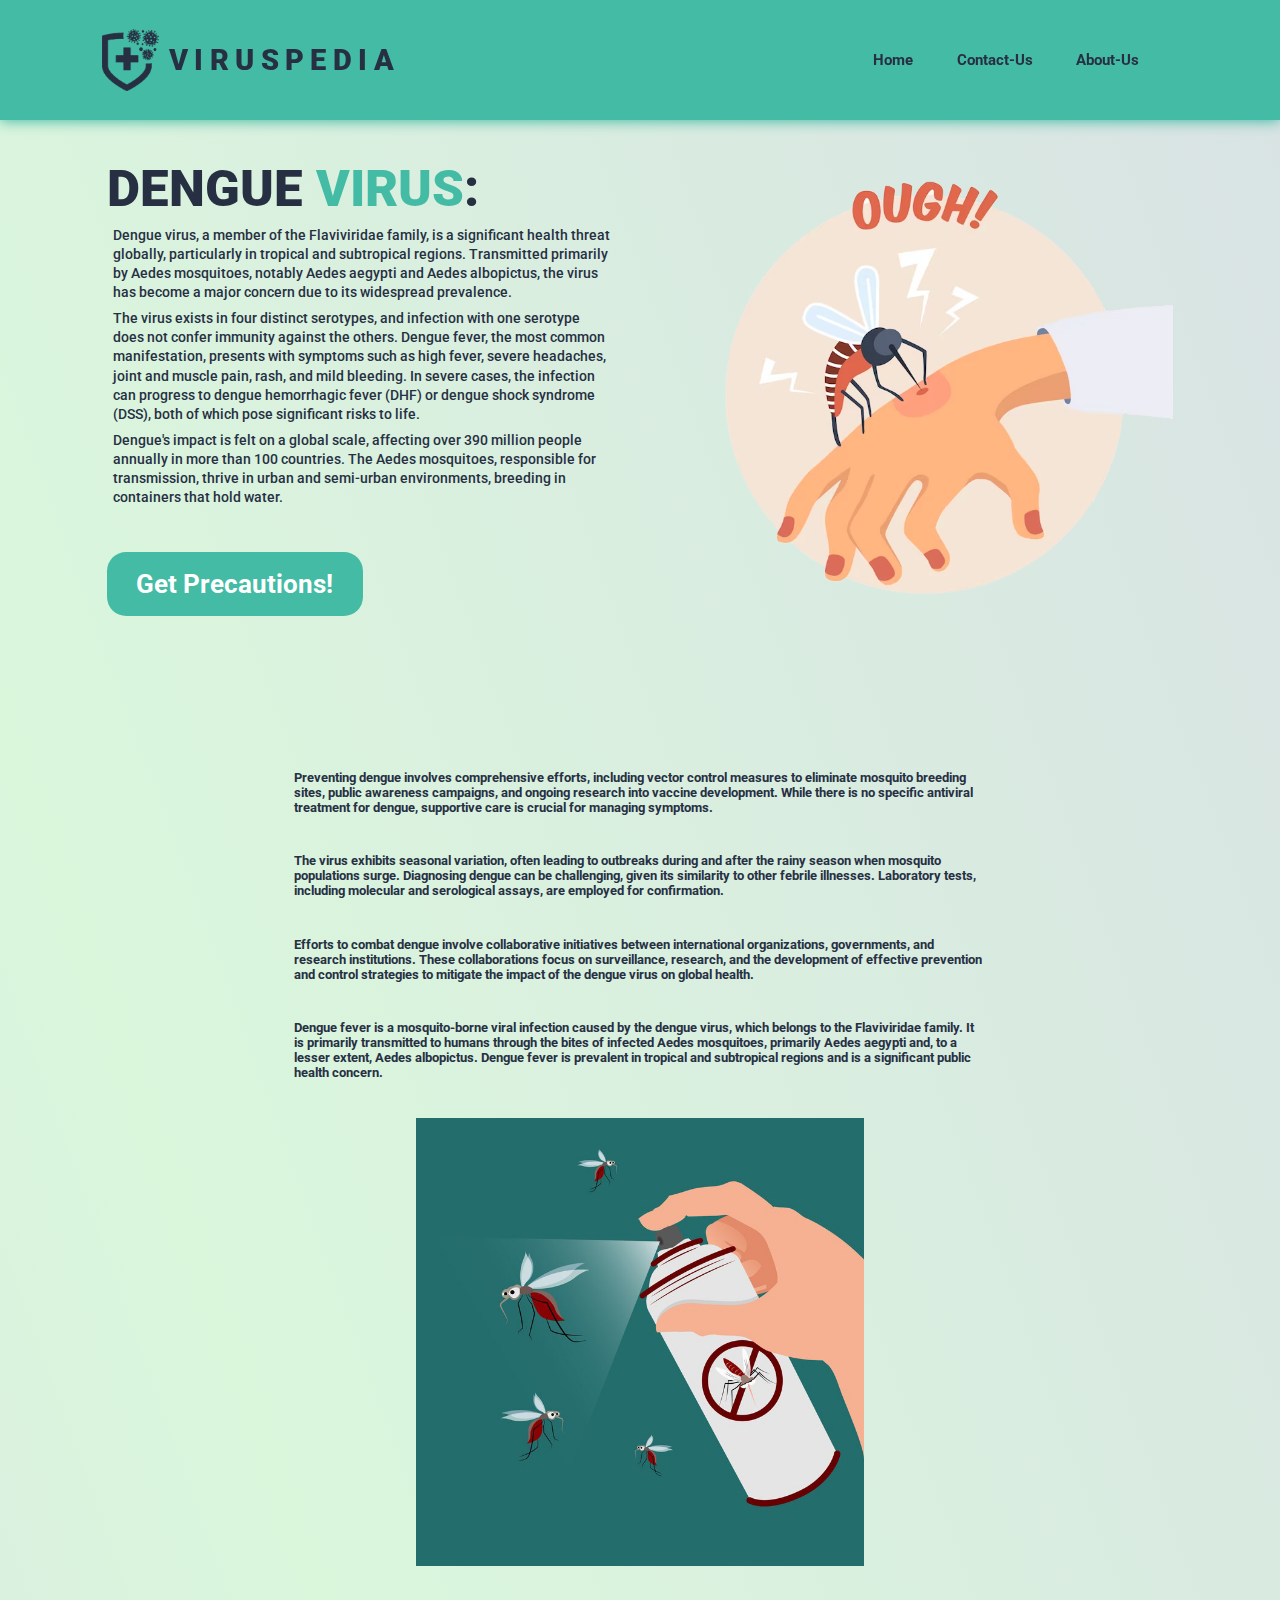
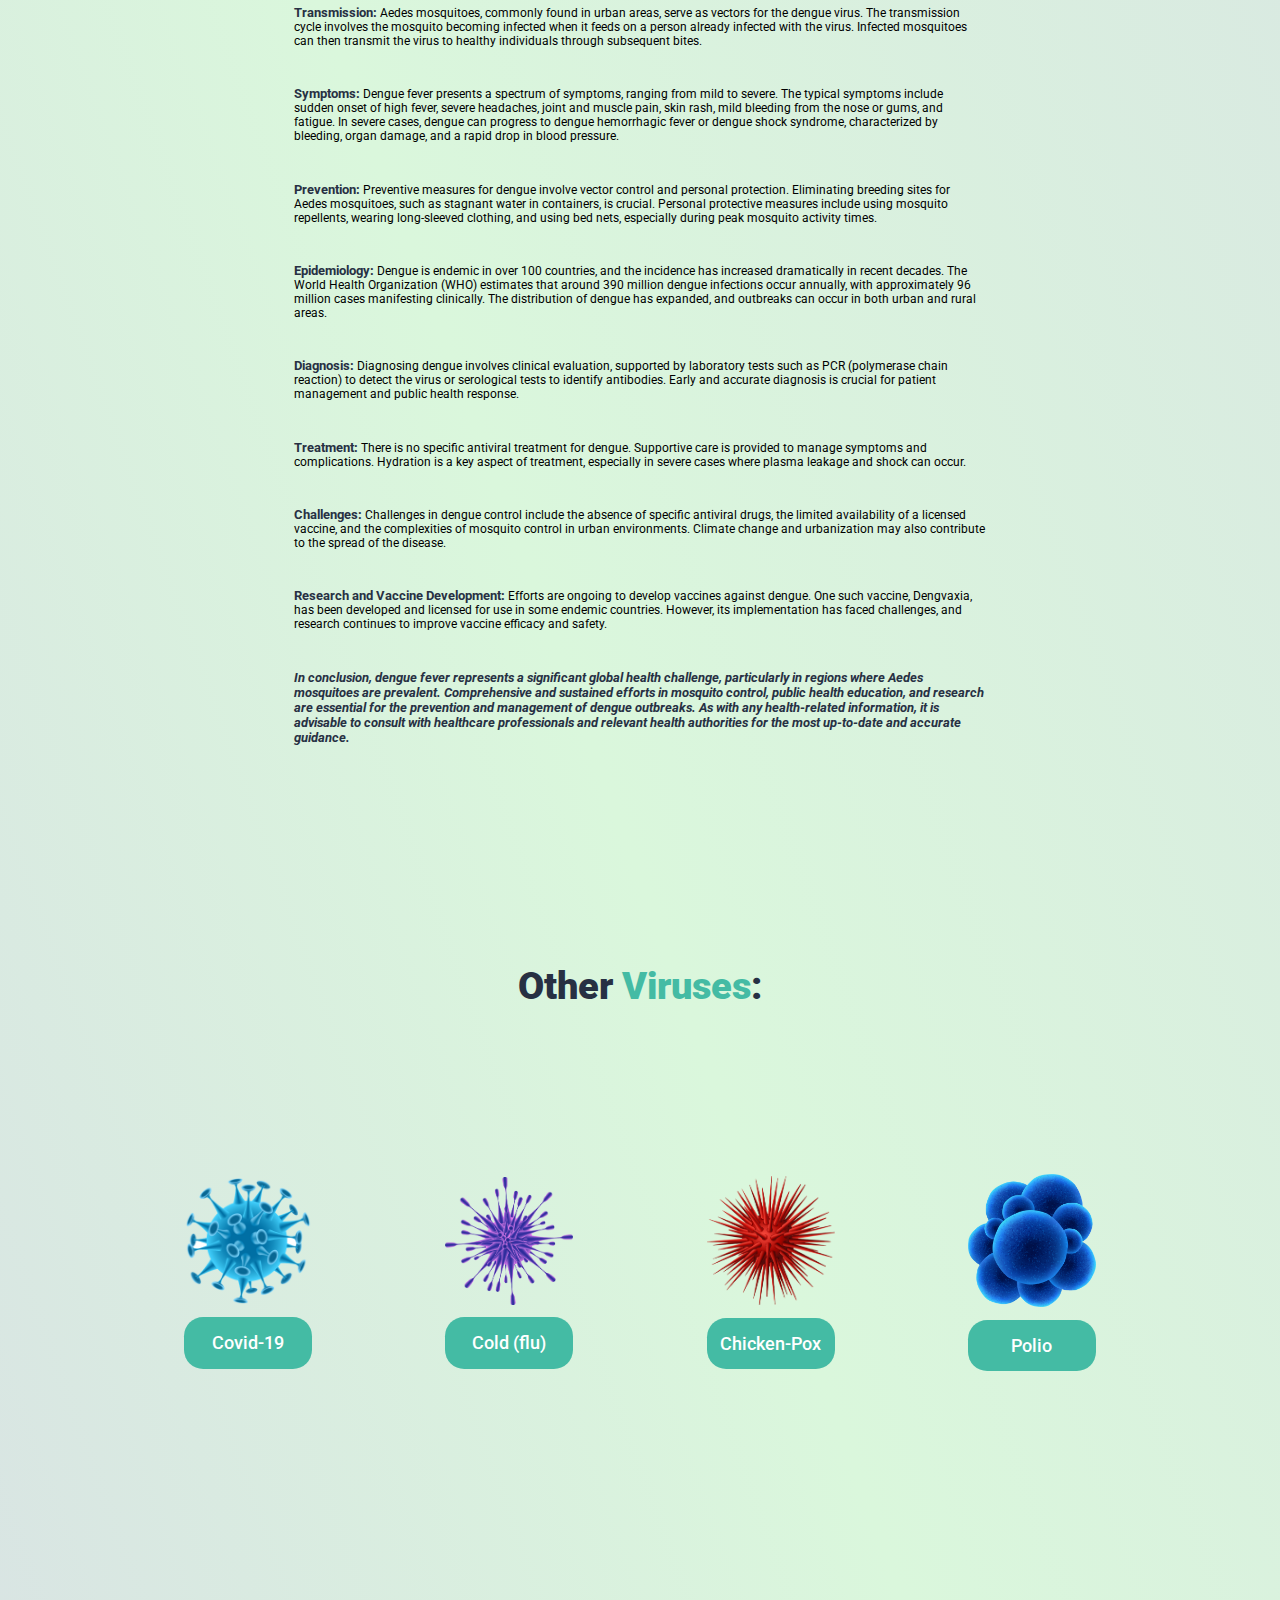
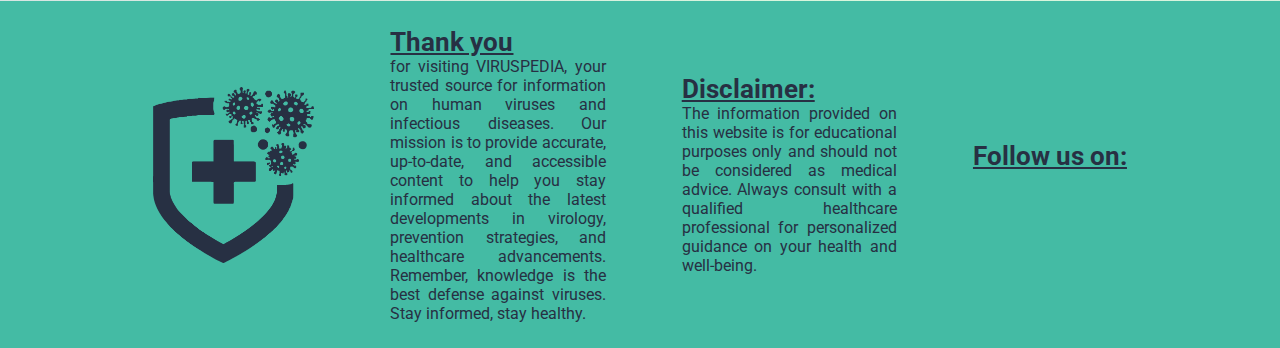
<file: home pgae/dengue.html>
<!DOCTYPE html>
<html lang="en">

<head>
    <meta charset="UTF-8">
    <meta name="viewport" content="width=device-width, initial-scale=1.0">
    <link rel="shortcut icon" href="logo png.png" type="image/x-icon">
    <link rel="stylesheet" href="https://cdnjs.cloudflare.com/ajax/libs/font-awesome/6.5.1/css/all.min.css"
        integrity="sha512-DTOQO9RWCH3ppGqcWaEA1BIZOC6xxalwEsw9c2QQeAIftl+Vegovlnee1c9QX4TctnWMn13TZye+giMm8e2LwA=="
        crossorigin="anonymous" referrerpolicy="no-referrer" />
    <link href="https://cdn.jsdelivr.net/npm/bootstrap@5.0.2/dist/css/bootstrap.min.css" rel="stylesheet"
        integrity="sha384-EVSTQN3/azprG1Anm3QDgpJLIm9Nao0Yz1ztcQTwFspd3yD65VohhpuuCOmLASjC" crossorigin="anonymous">
    <link rel="stylesheet" href="style.css">
    <title>Dengue</title>
</head>

<body>
    <div class="wrapper">
        <div class="nav">
            <div class="logo"><img src="./landing logo.png">
                <h1>VIRUSPEDIA</h1>
            </div>
            <div class="nav-elem">
                <h3 class="home"><i class="fa-solid fa-house home"></i> Home</h3>
                <h3 class="contact"><i class="fa-solid fa-phone contact"></i> Contact-Us</h3>
                <h3 class="about"><i class="fa-solid fa-circle-info about"></i> About-Us</h3>
                <i class="fa-solid fa-bars my-i"></i>
            </div>
            <div class="drop-down">
                <ul>
                    <li><a href="./home.html">Home</a></li>
                    <li><a href="./contact-us.html">Contact-Us</a></li>
                    <li><a href="./about-us.html">About-Us</a></li>
                </ul>
            </div>
        </div>
        <div class="main">
            <div class="holder">
                <h4>DENGUE <span>VIRUS</span>:</h4>
                <p>Dengue virus, a member of the Flaviviridae family, is a significant health threat globally,
                    particularly in tropical and subtropical regions. Transmitted primarily by Aedes mosquitoes, notably
                    Aedes aegypti and Aedes albopictus, the virus has become a major concern due to its widespread
                    prevalence.</p>
                <p>The virus exists in four distinct serotypes, and infection with one serotype does not confer immunity
                    against the others. Dengue fever, the most common manifestation, presents with symptoms such as high
                    fever, severe headaches, joint and muscle pain, rash, and mild bleeding. In severe cases, the
                    infection can progress to dengue hemorrhagic fever (DHF) or dengue shock syndrome (DSS), both of
                    which pose significant risks to life.</p>
                <p>Dengue's impact is felt on a global scale, affecting over 390 million people annually in more than
                    100 countries. The Aedes mosquitoes, responsible for transmission, thrive in urban and semi-urban
                    environments, breeding in containers that hold water.</p>
                <button class="m-btn" data-virus="dengue">Get Precautions!</button>
            </div>
            <div class="img"><img src="./dengue.png"></div>
            <div class="about-content">
                <p><b>Preventing dengue involves comprehensive efforts, including vector control measures to eliminate
                        mosquito breeding sites, public awareness campaigns, and ongoing research into vaccine
                        development.
                        While there is no specific antiviral treatment for dengue, supportive care is crucial for
                        managing
                        symptoms.</b></p>
                <p><b>The virus exhibits seasonal variation, often leading to outbreaks during and after the rainy
                        season
                        when mosquito populations surge. Diagnosing dengue can be challenging, given its similarity to
                        other
                        febrile illnesses. Laboratory tests, including molecular and serological assays, are employed
                        for
                        confirmation.</b></p>
                <p><b>Efforts to combat dengue involve collaborative initiatives between international organizations,
                        governments, and research institutions. These collaborations focus on surveillance, research,
                        and
                        the development of effective prevention and control strategies to mitigate the impact of the
                        dengue
                        virus on global health.</b></p>
                <p><b>Dengue fever is a mosquito-borne viral infection caused by the dengue virus, which belongs to the
                        Flaviviridae family. It is primarily transmitted to humans through the bites of infected Aedes
                        mosquitoes, primarily Aedes aegypti and, to a lesser extent, Aedes albopictus. Dengue fever is
                        prevalent in tropical and subtropical regions and is a significant public health concern.</b>
                </p>
                <img src="./dengue extra.png">
                <p><b>Transmission:</b> Aedes mosquitoes, commonly found in urban areas, serve as vectors for the dengue
                    virus. The transmission cycle involves the mosquito becoming infected when it feeds on a person
                    already infected with the virus. Infected mosquitoes can then transmit the virus to healthy
                    individuals through subsequent bites.</p>
                <p><b>Symptoms:</b> Dengue fever presents a spectrum of symptoms, ranging from mild to severe. The
                    typical symptoms include sudden onset of high fever, severe headaches, joint and muscle pain, skin
                    rash, mild bleeding from the nose or gums, and fatigue. In severe cases, dengue can progress to
                    dengue hemorrhagic fever or dengue shock syndrome, characterized by bleeding, organ damage, and a
                    rapid drop in blood pressure.</p>
                <p><b>Prevention:</b> Preventive measures for dengue involve vector control and personal protection.
                    Eliminating breeding sites for Aedes mosquitoes, such as stagnant water in containers, is crucial.
                    Personal protective measures include using mosquito repellents, wearing long-sleeved clothing, and
                    using bed nets, especially during peak mosquito activity times.</p>
                <p><b>Epidemiology:</b> Dengue is endemic in over 100 countries, and the incidence has increased
                    dramatically in recent decades. The World Health Organization (WHO) estimates that around 390
                    million dengue infections occur annually, with approximately 96 million cases manifesting
                    clinically. The distribution of dengue has expanded, and outbreaks can occur in both urban and rural
                    areas.</p>
                <p><b>Diagnosis:</b> Diagnosing dengue involves clinical evaluation, supported by laboratory tests such
                    as PCR (polymerase chain reaction) to detect the virus or serological tests to identify antibodies.
                    Early and accurate diagnosis is crucial for patient management and public health response.</p>
                <p><b>Treatment:</b> There is no specific antiviral treatment for dengue. Supportive care is provided to
                    manage symptoms and complications. Hydration is a key aspect of treatment, especially in severe
                    cases where plasma leakage and shock can occur.</p>
                <p><b>Challenges:</b> Challenges in dengue control include the absence of specific antiviral drugs, the
                    limited availability of a licensed vaccine, and the complexities of mosquito control in urban
                    environments. Climate change and urbanization may also contribute to the spread of the disease.</p>
                <p><b>Research and Vaccine Development:</b> Efforts are ongoing to develop vaccines against dengue. One
                    such vaccine, Dengvaxia, has been developed and licensed for use in some endemic countries. However,
                    its implementation has faced challenges, and research continues to improve vaccine efficacy and
                    safety.</p>
                <p><b><i>In conclusion, dengue fever represents a significant global health challenge, particularly in
                            regions where Aedes mosquitoes are prevalent. Comprehensive and sustained efforts in
                            mosquito control, public health education, and research are essential for the prevention and
                            management of dengue outbreaks. As with any health-related information, it is advisable to
                            consult with healthcare professionals and relevant health authorities for the most
                            up-to-date and accurate guidance.</i></b></p>
            </div>
        </div>
        <div class="space"></div>
        <div class="types-virus">
            <h4>Other <span>Viruses</span>:</h4>
        </div>
        <div class="all-virus">
            <div class="btn-logo-con covid-btn">
                <img src="./covid logo.png" class="virus-logo">
                <button class="virus-btn">Covid-19</button>
            </div>
            <div class="btn-logo-con cold-btn">
                <img src="./cold logo.png" class="virus-logo">
                <button class="virus-btn">Cold (flu)</button>
            </div>
            <div class="btn-logo-con chicken-btn">
                <img src="./chicken pox logo.png" class="virus-logo">
                <button class="virus-btn">Chicken-Pox</button>
            </div>
            <div class="btn-logo-con polio-btn">
                <img src="./polio logo.png" class="virus-logo">
                <button class="virus-btn">Polio</button>
            </div>
        </div>
        <div class="modal-wrapper">
            <div class="modal-div">
                <div class="m-header">
                    <button class="close-m-btn"><i class="fa-solid fa-xmark"></i></button>
                    <h1 class="m-title"></h1>
                </div>
                <div class="m-content">
                    <p class="m-para"></p>
                </div>
            </div>
        </div>
        <div class="footer">
            <img src="./landing logo.png">
            <div class="footer-thank">
                <h4>Thank you</h4>
                <p>for visiting VIRUSPEDIA, your trusted source for information on human viruses and
                    infectious diseases. Our mission is to provide accurate, up-to-date, and accessible content to help
                    you stay informed about the latest developments in virology, prevention strategies, and healthcare
                    advancements.

                    Remember, knowledge is the best defense against viruses. Stay informed, stay healthy.</p>
            </div>
            <div class="footer-disclaimer">
                <h4>Disclaimer:</h4>
                <p>The information provided on this website is for educational purposes only and should not
                    be considered as medical advice. Always consult with a qualified healthcare professional for
                    personalized guidance on your health and well-being.</p>
            </div>
            <div class="footer-follow">
                <h4>Follow us on:</h4>
                <pre><i class="fa-brands fa-instagram"></i> <i class="fa-brands fa-facebook"></i> <i
                class="fa-brands fa-twitter"></i></pre>
            </div>
        </div>
    </div>

    <script src="script.js"></script>
    <script src="https://cdn.jsdelivr.net/npm/@popperjs/core@2.9.2/dist/umd/popper.min.js"
        integrity="sha384-IQsoLXl5PILFhosVNubq5LC7Qb9DXgDA9i+tQ8Zj3iwWAwPtgFTxbJ8NT4GN1R8p"
        crossorigin="anonymous"></script>
    <script src="https://cdn.jsdelivr.net/npm/bootstrap@5.0.2/dist/js/bootstrap.min.js"
        integrity="sha384-cVKIPhGWiC2Al4u+LWgxfKTRIcfu0JTxR+EQDz/bgldoEyl4H0zUF0QKbrJ0EcQF"
        crossorigin="anonymous"></script>
</body>

</html>
</file>
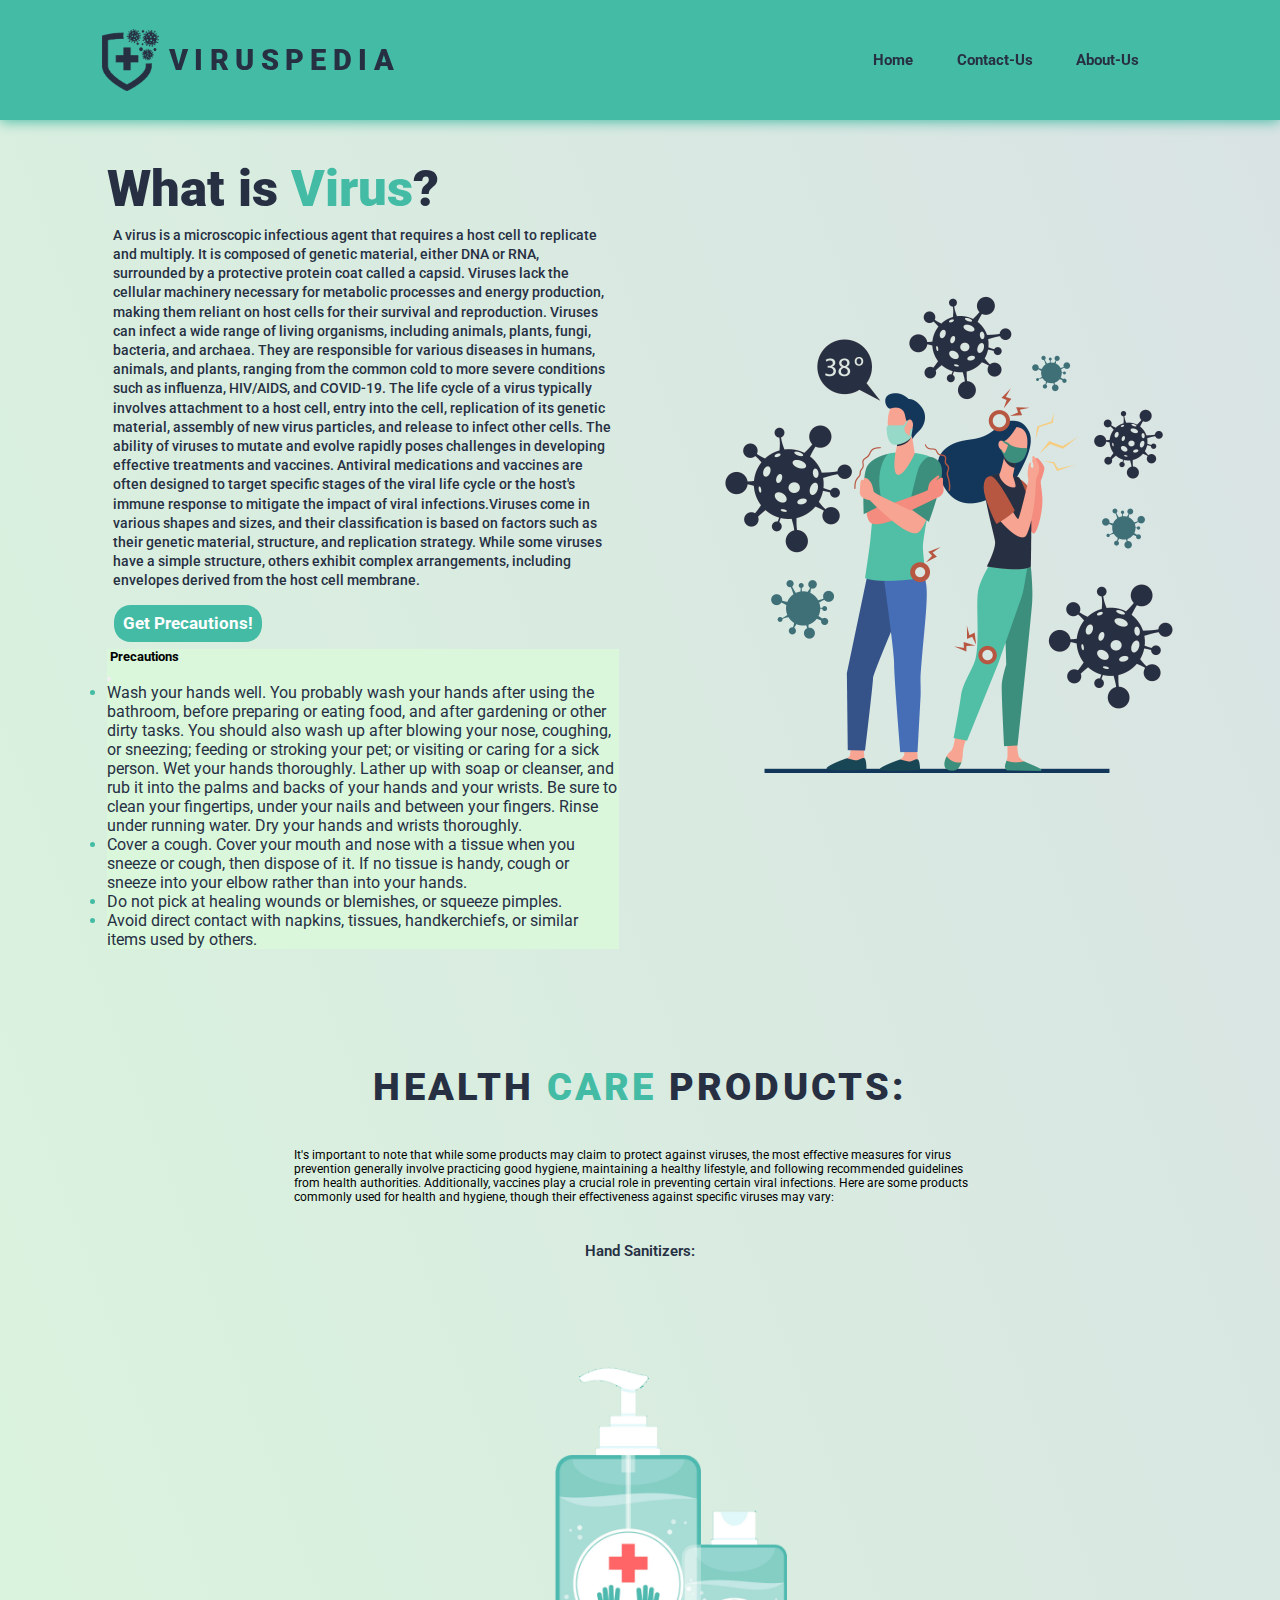
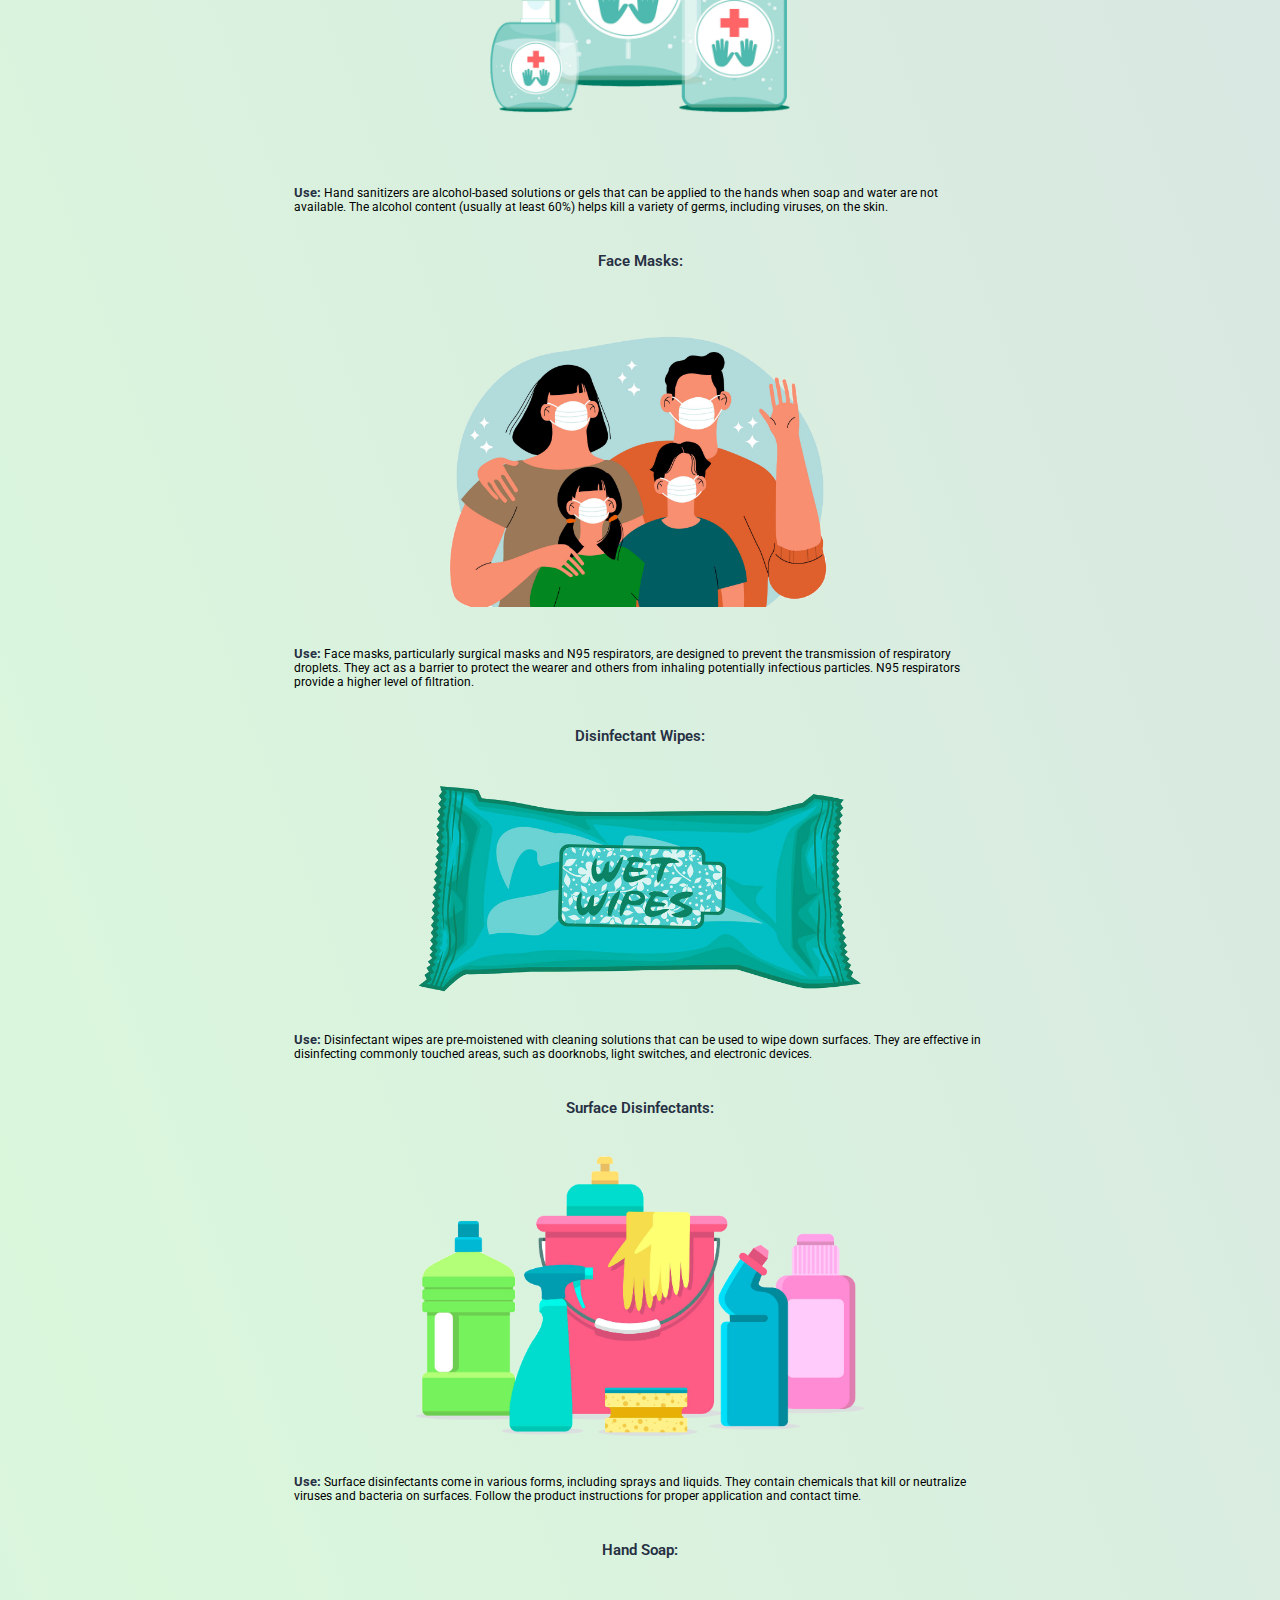
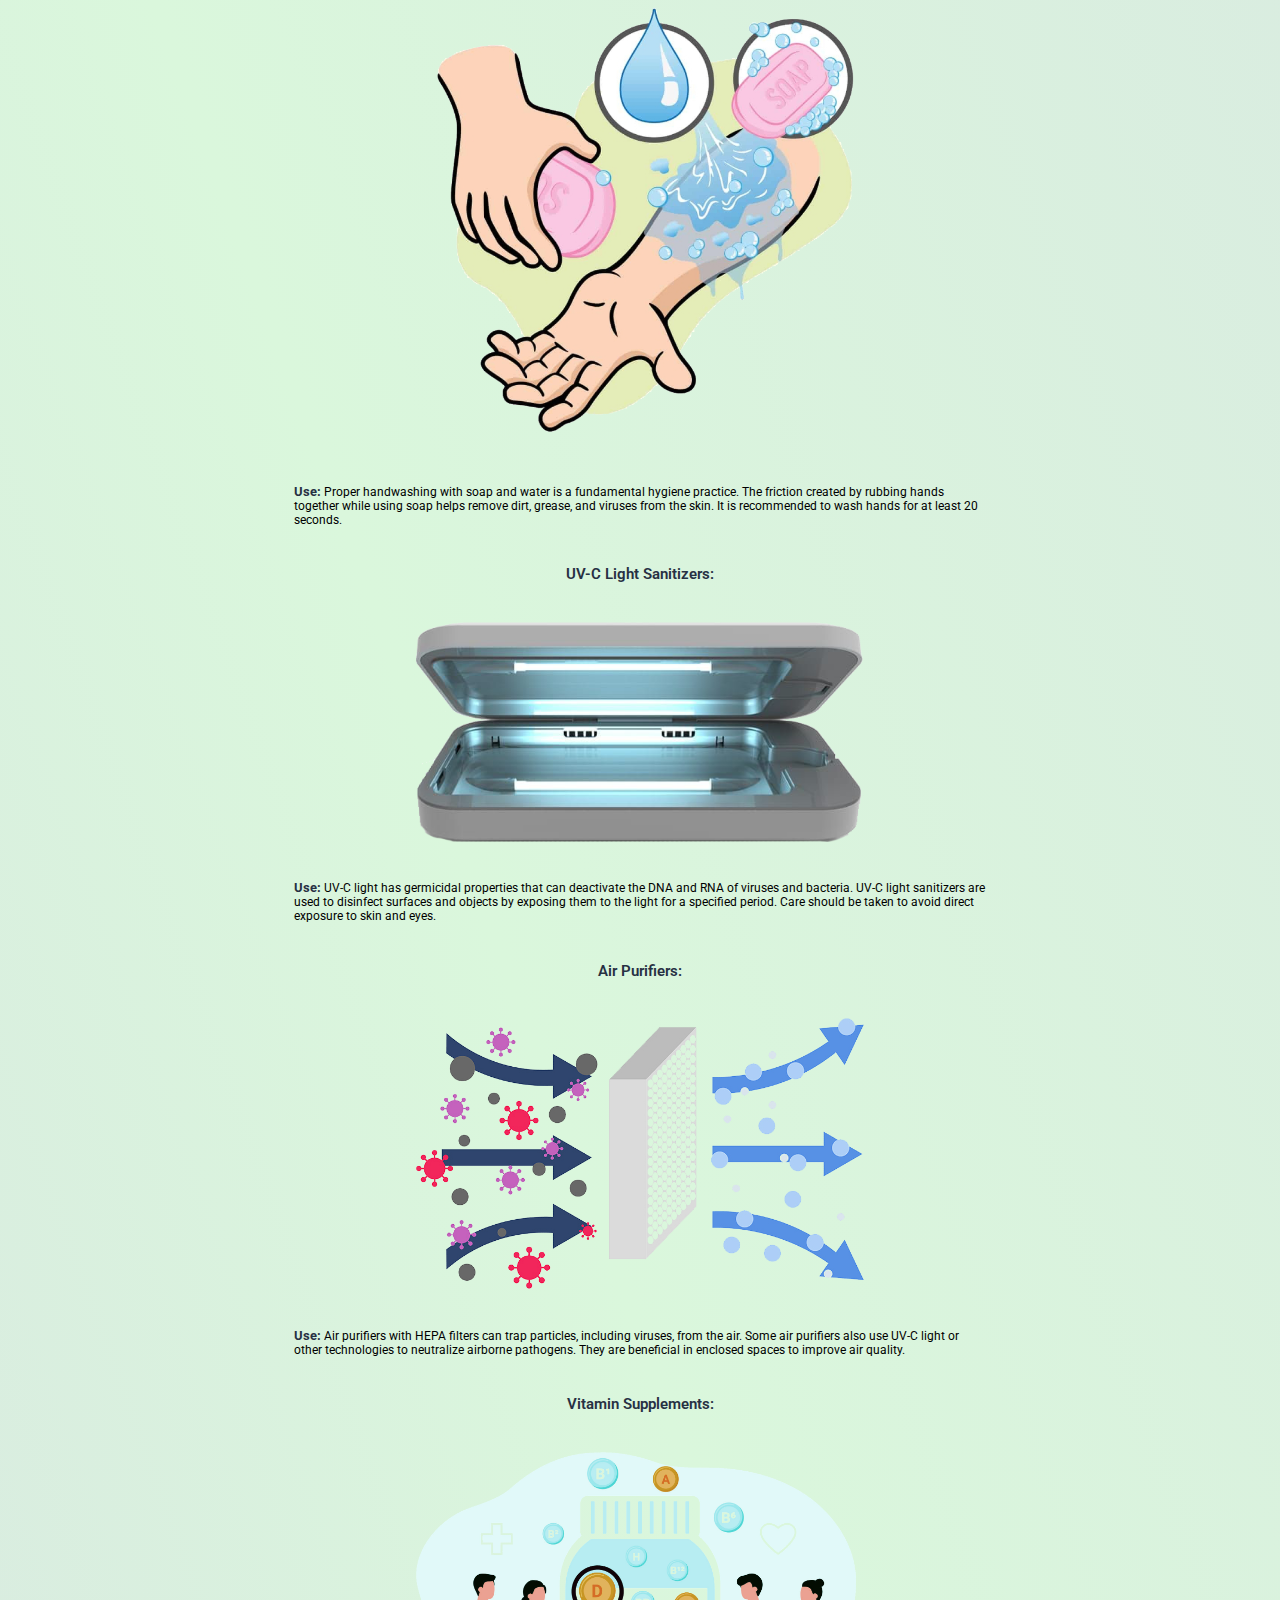
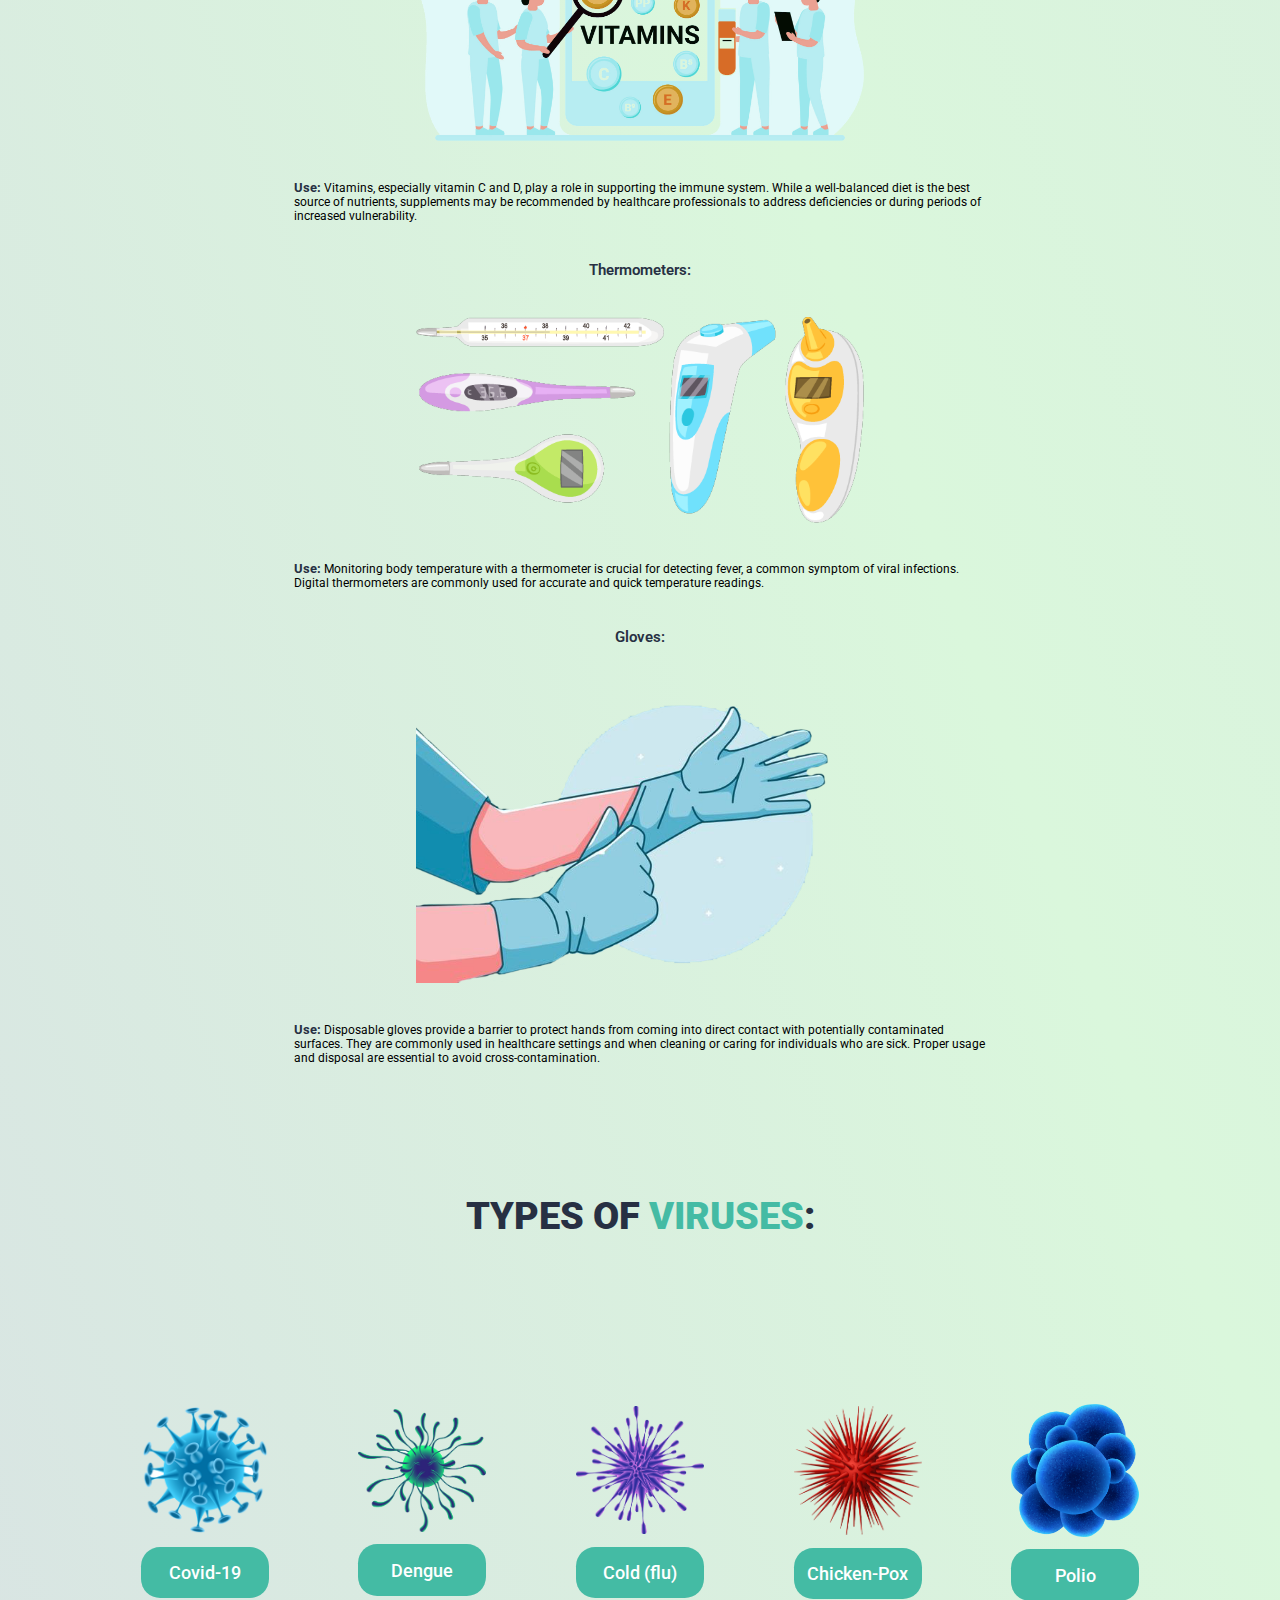
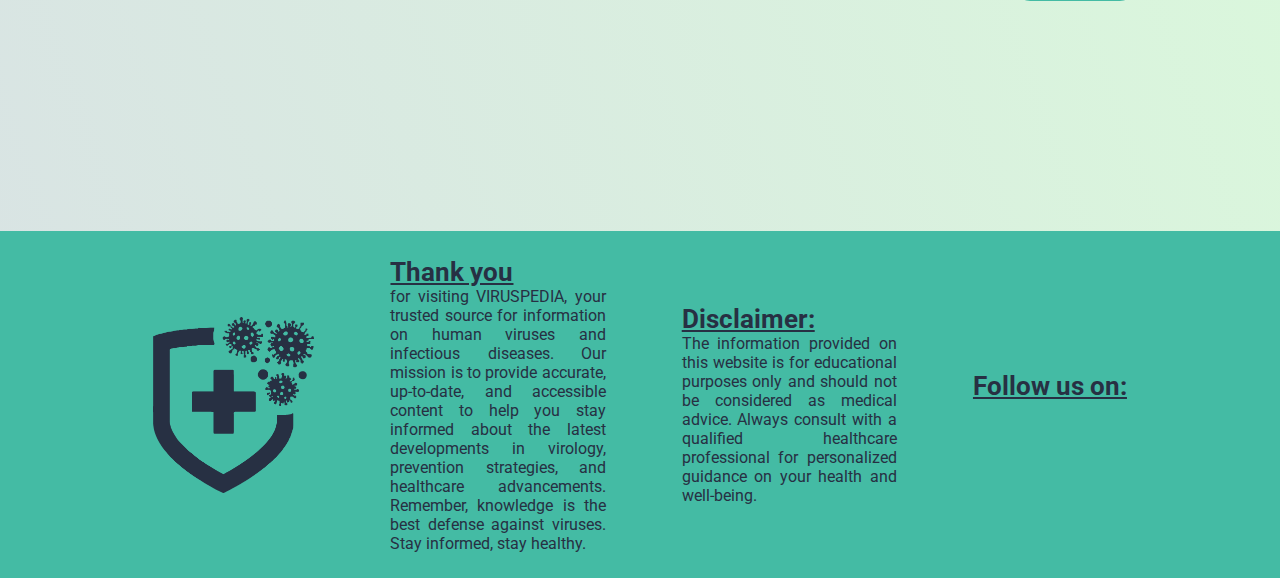
<file: home pgae/home.html>
<!DOCTYPE html>
<html lang="en">

<head>
    <meta charset="UTF-8">
    <meta name="viewport" content="width=device-width, initial-scale=1.0">
    <link rel="shortcut icon" href="logo png.png" type="image/x-icon">
    <link href="https://cdn.jsdelivr.net/npm/bootstrap@5.0.2/dist/css/bootstrap.min.css" rel="stylesheet"
        integrity="sha384-EVSTQN3/azprG1Anm3QDgpJLIm9Nao0Yz1ztcQTwFspd3yD65VohhpuuCOmLASjC" crossorigin="anonymous">
    <link rel="stylesheet" href="style.css">
    <link rel="stylesheet" href="https://cdnjs.cloudflare.com/ajax/libs/font-awesome/6.5.1/css/all.min.css"
        integrity="sha512-DTOQO9RWCH3ppGqcWaEA1BIZOC6xxalwEsw9c2QQeAIftl+Vegovlnee1c9QX4TctnWMn13TZye+giMm8e2LwA=="
        crossorigin="anonymous" referrerpolicy="no-referrer" />
    <title>VIRUSPEDIA | All information you need</title>
</head>

<body>
    <div class="wrapper">
        <div class="nav">
            <div class="logo"><img src="./landing logo.png">
                <h1>VIRUSPEDIA</h1>
            </div>
            <div class="nav-elem">
                <h3 class="home"><i class="fa-solid fa-house home"></i> Home</h3>
                <h3 class="contact"><i class="fa-solid fa-phone contact"></i> Contact-Us</h3>
                <h3 class="about"><i class="fa-solid fa-circle-info about"></i> About-Us</h3>
                <i class="fa-solid fa-bars my-i"></i>
            </div>
            <div class="drop-down">
                <ul>
                    <li><a href="./home.html">Home</a></li>
                    <li><a href="./contact-us.html">Contact-Us</a></li>
                    <li><a href="./about-us.html">About-Us</a></li>
                </ul>
            </div>
        </div>
        <div class="main">
            <div class="holder">
                <h4>What is <span>Virus</span>?</h4>
                <p>A virus is a microscopic infectious agent that requires a host cell to replicate and multiply. It is
                    composed of genetic material, either DNA or RNA, surrounded by a protective protein coat called a
                    capsid. Viruses lack the cellular machinery necessary for metabolic processes and energy production,
                    making them reliant on host cells for their survival and reproduction.

                    Viruses can infect a wide range of living organisms, including animals, plants, fungi, bacteria, and
                    archaea. They are responsible for various diseases in humans, animals, and plants, ranging from the
                    common cold to more severe conditions such as influenza, HIV/AIDS, and COVID-19.

                    The life cycle of a virus typically involves attachment to a host cell, entry into the cell,
                    replication of its genetic material, assembly of new virus particles, and release to infect other
                    cells. The ability of viruses to mutate and evolve rapidly poses challenges in developing effective
                    treatments and vaccines. Antiviral medications and vaccines are often designed to target specific
                    stages of the viral life cycle or the host's immune response to mitigate the impact of viral
                    infections.Viruses come in various shapes and sizes, and their classification is based on factors
                    such as their genetic material, structure, and replication strategy. While some viruses have a
                    simple structure, others exhibit complex arrangements, including envelopes derived from the host
                    cell membrane.</p>
                <button type="button" class="pcau-btn" data-bs-toggle="modal" data-bs-target="#exampleModal">
                    Get Precautions!
                </button>
                <div class="modal fade " id="exampleModal" tabindex="-1" aria-labelledby="exampleModalLabel"
                    aria-hidden="true">
                    <div class="modal-dialog modal-dialog-scrollable ">
                        <div class="modal-content my-modal">
                            <div class="modal-header">
                                <h5 class="modal-title" id="exampleModalLabel"><i
                                        class="fa-solid fa-notes-medical p-caution"></i>Precautions</h5>
                                <button type="button" class="btn-close" data-bs-dismiss="modal"
                                    aria-label="Close"></button>
                            </div>
                            <div class="modal-body">
                                <ul class="p-cau-list">
                                    <li><span>Wash your hands well. You probably wash your hands after using the
                                            bathroom, before preparing or eating food, and after gardening or other
                                            dirty tasks. You should also wash up after blowing your nose, coughing,
                                            or sneezing; feeding or stroking your pet; or visiting or caring for a
                                            sick person. Wet your hands thoroughly. Lather up with soap or cleanser,
                                            and rub it into the palms and backs of your hands and your wrists. Be
                                            sure to clean your fingertips, under your nails and between your
                                            fingers. Rinse under running water. Dry your hands and wrists
                                            thoroughly.</span></li>

                                    <li><span>Cover a cough. Cover your mouth and nose with a tissue when you sneeze
                                            or cough, then dispose of it. If no tissue is handy, cough or sneeze
                                            into your elbow rather than into your hands.</span></li>

                                    <li><span>Do not pick at healing wounds or blemishes, or squeeze pimples.</span>
                                    </li>

                                    <li><span>Avoid direct contact with napkins, tissues, handkerchiefs, or similar
                                            items used by others.</span></li>
                                </ul>
                            </div>
                        </div>
                    </div>
                </div>
            </div>
            <div class="img">
                <img src="./virus page.png">
            </div>
            <div class="about-content">
                <h3>HEALTH <span>CARE</span> PRODUCTS:</h3>
                <p>It's important to note that while some products may claim to protect against viruses, the most
                    effective measures for virus prevention generally involve practicing good hygiene, maintaining a
                    healthy lifestyle, and following recommended guidelines from health authorities. Additionally,
                    vaccines play a crucial role in preventing certain viral infections. Here are some products commonly
                    used for health and hygiene, though their effectiveness against specific viruses may vary:</p>

                <h5>Hand Sanitizers:</h5>
                <img src="./sanitizer.png">
                <p> <b>Use:</b> Hand sanitizers are alcohol-based solutions or gels that can be applied
                    to the hands when soap and water are not available. The alcohol content (usually at least 60%) helps
                    kill a variety of germs, including viruses, on the skin.</p>
                <h5>Face Masks:</h5>
                <img src="./face mask.png">
                <p><b>Use:</b> Face masks, particularly surgical masks and N95 respirators, are designed to prevent the
                    transmission of respiratory droplets. They act as a barrier to protect the wearer and others from
                    inhaling potentially infectious particles. N95 respirators provide a higher level of filtration.</p>
                <h5>Disinfectant Wipes:</h5>
                <img src="./wipes.png">
                <p><b>Use:</b> Disinfectant wipes are pre-moistened with cleaning solutions that can be used to wipe
                    down surfaces. They are effective in disinfecting commonly touched areas, such as doorknobs, light
                    switches, and electronic devices.</p>
                <h5>Surface Disinfectants:</h5>
                <img src="./surface.png">
                <p><b>Use:</b> Surface disinfectants come in various forms, including sprays and liquids. They contain
                    chemicals that kill or neutralize viruses and bacteria on surfaces. Follow the product instructions
                    for proper application and contact time.</p>
                <h5>Hand Soap:</h5>
                <img src="./soap.png">
                <p><b>Use:</b> Proper handwashing with soap and water is a fundamental hygiene practice. The friction
                    created
                    by rubbing hands together while using soap helps remove dirt, grease, and viruses from the skin. It
                    is recommended to wash hands for at least 20 seconds.</p>
                <h5>UV-C Light Sanitizers:</h5>
                <img src="./uvc senitizer.png">
                <p><b>Use:</b> UV-C light has germicidal properties that can deactivate the DNA and RNA of viruses and
                    bacteria. UV-C light sanitizers are used to disinfect surfaces and objects by exposing them to the
                    light for a specified period. Care should be taken to avoid direct exposure to skin and eyes.</p>
                <h5>Air Purifiers:</h5>
                <img src="./air purifier.png">
                <p><b>Use:</b> Air purifiers with HEPA filters can trap particles, including viruses, from the air. Some
                    air purifiers also use UV-C light or other technologies to neutralize airborne pathogens. They are
                    beneficial in enclosed spaces to improve air quality.</p>
                <h5>Vitamin Supplements:</h5>
                <img src="./vitamins.png">
                <p><b>Use:</b> Vitamins, especially vitamin C and D, play a role in supporting the immune system. While
                    a well-balanced diet is the best source of nutrients, supplements may be recommended by healthcare
                    professionals to address deficiencies or during periods of increased vulnerability.</p>
                <h5>Thermometers:</h5>
                <img src="./thermometer.png">
                <p><b>Use:</b> Monitoring body temperature with a thermometer is crucial for detecting fever, a common
                    symptom of viral infections. Digital thermometers are commonly used for accurate and quick
                    temperature readings.</p>
                <h5>Gloves:</h5>
                <img src="./Gloves.png">
                <p><b>Use:</b> Disposable gloves provide a barrier to protect hands from coming into direct contact with
                    potentially contaminated surfaces. They are commonly used in healthcare settings and when cleaning
                    or caring for individuals who are sick. Proper usage and disposal are essential to avoid
                    cross-contamination.</p>
            </div>
        </div>
        <div class="types-virus">
            <h4>TYPES OF <span>VIRUSES</span>:</h4>
        </div>
        <div class="all-virus">
            <div class="btn-logo-con covid-btn">
                <img src="./covid logo.png" class="virus-logo">
                <button class="virus-btn">Covid-19</button>
            </div>
            <div class="btn-logo-con dengue-btn">
                <img src="./dengue logo.png" class="virus-logo">
                <button class="virus-btn">Dengue</button>
            </div>
            <div class="btn-logo-con cold-btn">
                <img src="./cold logo.png" class="virus-logo">
                <button class="virus-btn">Cold (flu)</button>
            </div>
            <div class="btn-logo-con chicken-btn">
                <img src="./chicken pox logo.png" class="virus-logo">
                <button class="virus-btn">Chicken-Pox</button>
            </div>
            <div class="btn-logo-con polio-btn">
                <img src="./polio logo.png" class="virus-logo">
                <button class="virus-btn">Polio</button>
            </div>
        </div>
        <div class="footer">
            <img src="./landing logo.png">
            <div class="footer-thank">
                <h4>Thank you</h4>
                <p>for visiting VIRUSPEDIA, your trusted source for information on human viruses and
                    infectious diseases. Our mission is to provide accurate, up-to-date, and accessible content to help
                    you stay informed about the latest developments in virology, prevention strategies, and healthcare
                    advancements.

                    Remember, knowledge is the best defense against viruses. Stay informed, stay healthy.</p>
            </div>
            <div class="footer-disclaimer">
                <h4>Disclaimer:</h4>
                <p>The information provided on this website is for educational purposes only and should not
                    be considered as medical advice. Always consult with a qualified healthcare professional for
                    personalized guidance on your health and well-being.</p>
            </div>
            <div class="footer-follow">
                <h4>Follow us on:</h4>
                <pre><i class="fa-brands fa-instagram"></i> <i class="fa-brands fa-facebook"></i> <i
                class="fa-brands fa-twitter"></i></pre>
            </div>
        </div>
    </div>

    <script src="script.js"></script>
    <script src="https://cdn.jsdelivr.net/npm/@popperjs/core@2.9.2/dist/umd/popper.min.js"
        integrity="sha384-IQsoLXl5PILFhosVNubq5LC7Qb9DXgDA9i+tQ8Zj3iwWAwPtgFTxbJ8NT4GN1R8p"
        crossorigin="anonymous"></script>
    <script src="https://cdn.jsdelivr.net/npm/bootstrap@5.0.2/dist/js/bootstrap.min.js"
        integrity="sha384-cVKIPhGWiC2Al4u+LWgxfKTRIcfu0JTxR+EQDz/bgldoEyl4H0zUF0QKbrJ0EcQF"
        crossorigin="anonymous"></script>
</body>

</html>
</file>
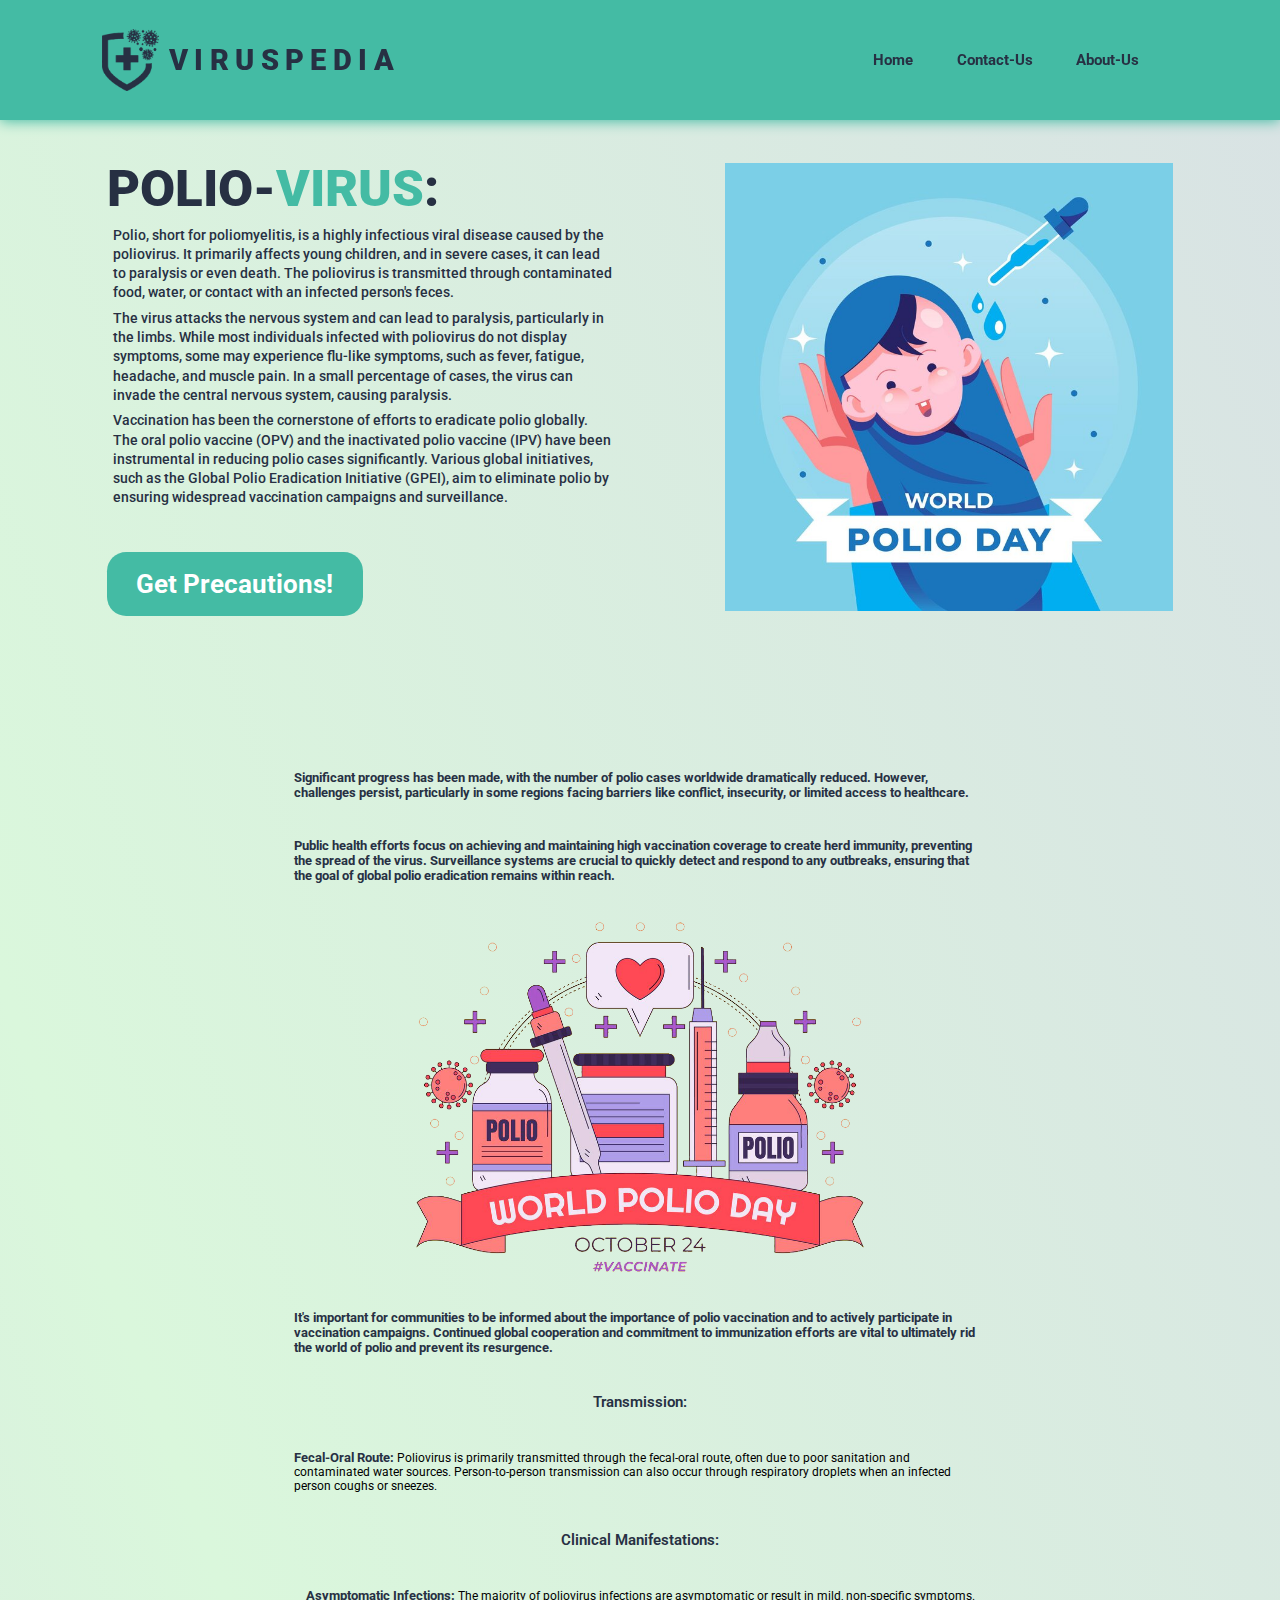
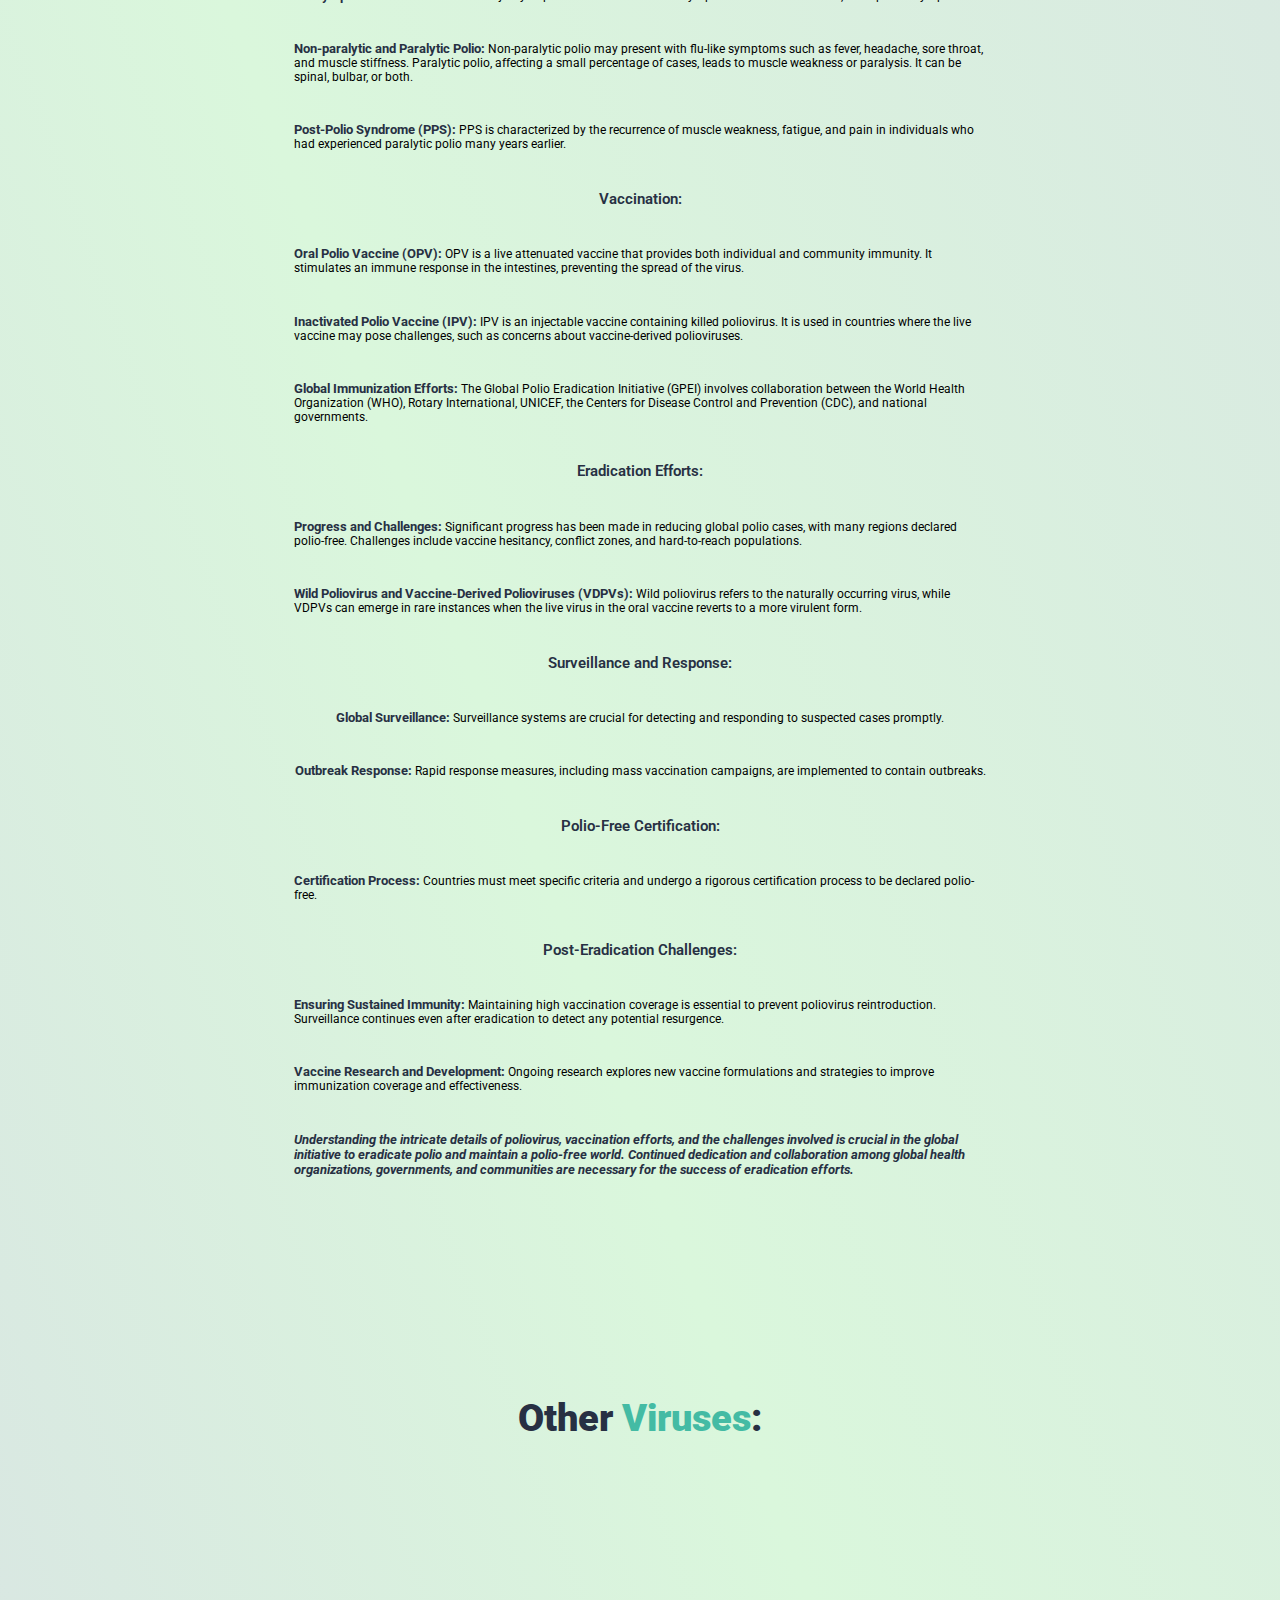
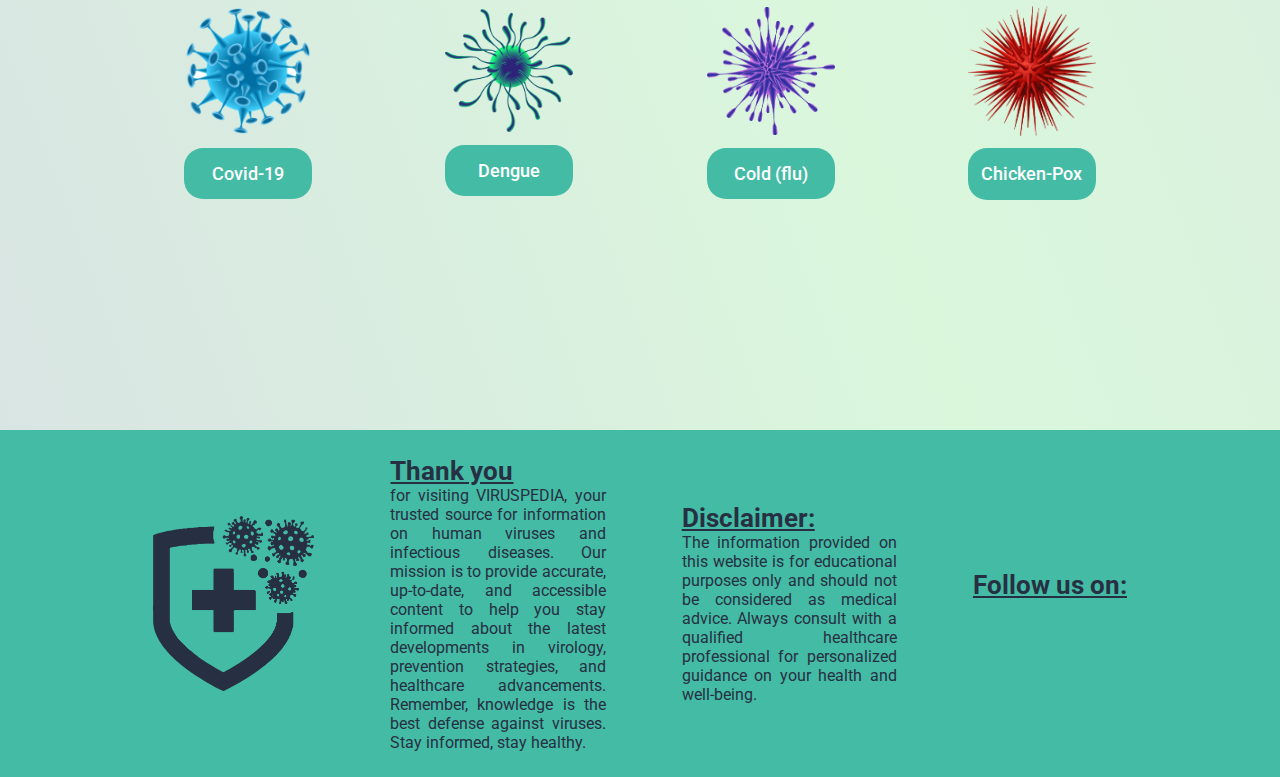
<file: home pgae/polio.html>
<!DOCTYPE html>
<html lang="en">

<head>
    <meta charset="UTF-8">
    <meta name="viewport" content="width=device-width, initial-scale=1.0">
    <link rel="shortcut icon" href="logo png.png" type="image/x-icon">
    <link rel="stylesheet" href="https://cdnjs.cloudflare.com/ajax/libs/font-awesome/6.5.1/css/all.min.css"
        integrity="sha512-DTOQO9RWCH3ppGqcWaEA1BIZOC6xxalwEsw9c2QQeAIftl+Vegovlnee1c9QX4TctnWMn13TZye+giMm8e2LwA=="
        crossorigin="anonymous" referrerpolicy="no-referrer" />
    <link href="https://cdn.jsdelivr.net/npm/bootstrap@5.0.2/dist/css/bootstrap.min.css" rel="stylesheet"
        integrity="sha384-EVSTQN3/azprG1Anm3QDgpJLIm9Nao0Yz1ztcQTwFspd3yD65VohhpuuCOmLASjC" crossorigin="anonymous">
    <link rel="stylesheet" href="style.css">
    <title>Polio</title>
</head>

<body>
    <div class="wrapper">
        <div class="nav">
            <div class="logo"><img src="./landing logo.png">
                <h1>VIRUSPEDIA</h1>
            </div>
            <div class="nav-elem">
                <h3 class="home"><i class="fa-solid fa-house home"></i> Home</h3>
                <h3 class="contact"><i class="fa-solid fa-phone contact"></i> Contact-Us</h3>
                <h3 class="about"><i class="fa-solid fa-circle-info about"></i> About-Us</h3>
                <i class="fa-solid fa-bars my-i"></i>
            </div>
            <div class="drop-down">
                <ul>
                    <li><a href="./home.html">Home</a></li>
                    <li><a href="./contact-us.html">Contact-Us</a></li>
                    <li><a href="./about-us.html">About-Us</a></li>
                </ul>
            </div>
        </div>
        <div class="main">
            <div class="holder">
                <h4>POLIO-<span>VIRUS</span>:</h4>
                <p>Polio, short for poliomyelitis, is a highly infectious viral disease caused by the poliovirus. It
                    primarily affects young children, and in severe cases, it can lead to paralysis or even death. The
                    poliovirus is transmitted through contaminated food, water, or contact with an infected person's
                    feces.</p>
                <p>The virus attacks the nervous system and can lead to paralysis, particularly in the limbs. While most
                    individuals infected with poliovirus do not display symptoms, some may experience flu-like symptoms,
                    such as fever, fatigue, headache, and muscle pain. In a small percentage of cases, the virus can
                    invade the central nervous system, causing paralysis.</p>
                <p>Vaccination has been the cornerstone of efforts to eradicate polio globally. The oral polio vaccine
                    (OPV) and the inactivated polio vaccine (IPV) have been instrumental in reducing polio cases
                    significantly. Various global initiatives, such as the Global Polio Eradication Initiative (GPEI),
                    aim to eliminate polio by ensuring widespread vaccination campaigns and surveillance.</p>
                <button class="m-btn" data-virus="polio">Get Precautions!</button>
            </div>
            <div class="img"><img src="./polio.jpg"></div>
            <div class="about-content">
                <p><b>Significant progress has been made, with the number of polio cases worldwide dramatically reduced.
                        However, challenges persist, particularly in some regions facing barriers like conflict,
                        insecurity,
                        or limited access to healthcare.</b></p>
                <p><b>Public health efforts focus on achieving and maintaining high vaccination coverage to create herd
                        immunity, preventing the spread of the virus. Surveillance systems are crucial to quickly detect
                        and
                        respond to any outbreaks, ensuring that the goal of global polio eradication remains within
                        reach.</b>
                </p>
                <img src="./polio extra.png">
                <p><b>It's important for communities to be informed about the importance of polio vaccination and to
                        actively participate in vaccination campaigns. Continued global cooperation and commitment to
                        immunization efforts are vital to ultimately rid the world of polio and prevent its
                        resurgence.</b></p>
                <h5>Transmission:</h5>
                <p><b>Fecal-Oral Route:</b> Poliovirus is primarily transmitted through the fecal-oral route, often due
                    to poor sanitation and contaminated water sources. Person-to-person transmission can also occur
                    through respiratory droplets when an infected person coughs or sneezes.</p>
                <h5>Clinical Manifestations:</h5>
                <p><b>Asymptomatic Infections:</b> The majority of poliovirus infections are asymptomatic or result in
                    mild, non-specific symptoms.</p>
                <p><b>Non-paralytic and Paralytic Polio:</b> Non-paralytic polio may present with flu-like symptoms such
                    as fever, headache, sore throat, and muscle stiffness. Paralytic polio, affecting a small percentage
                    of cases, leads to muscle weakness or paralysis. It can be spinal, bulbar, or both.</p>
                <p><b>Post-Polio Syndrome (PPS):</b> PPS is characterized by the recurrence of muscle weakness, fatigue,
                    and pain in individuals who had experienced paralytic polio many years earlier.</p>
                <h5>Vaccination:</h5>
                <p><b>Oral Polio Vaccine (OPV):</b> OPV is a live attenuated vaccine that provides both individual and
                    community immunity. It stimulates an immune response in the intestines, preventing the spread of the
                    virus.</p>
                <p><b>Inactivated Polio Vaccine (IPV):</b> IPV is an injectable vaccine containing killed poliovirus. It
                    is used in countries where the live vaccine may pose challenges, such as concerns about
                    vaccine-derived polioviruses.</p>
                <p><b>Global Immunization Efforts:</b> The Global Polio Eradication Initiative (GPEI) involves
                    collaboration between the World Health Organization (WHO), Rotary International, UNICEF, the Centers
                    for Disease Control and Prevention (CDC), and national governments.</p>
                <h5>Eradication Efforts:</h5>
                <p><b>Progress and Challenges:</b> Significant progress has been made in reducing global polio cases,
                    with many regions declared polio-free. Challenges include vaccine hesitancy, conflict zones, and
                    hard-to-reach populations.</p>
                <p><b>Wild Poliovirus and Vaccine-Derived Polioviruses (VDPVs):</b> Wild poliovirus refers to the
                    naturally occurring virus, while VDPVs can emerge in rare instances when the live virus in the oral
                    vaccine reverts to a more virulent form.</p>
                <h5>Surveillance and Response:</h5>
                <p><b>Global Surveillance:</b> Surveillance systems are crucial for detecting and responding to
                    suspected cases promptly.</p>
                <p><b>Outbreak Response:</b> Rapid response measures, including mass vaccination campaigns, are
                    implemented to contain outbreaks.</p>
                <h5>Polio-Free Certification:</h5>
                <p><b>Certification Process:</b> Countries must meet specific criteria and undergo a rigorous
                    certification process to be declared polio-free.</p>
                <h5>Post-Eradication Challenges:</h5>
                <p><b>Ensuring Sustained Immunity:</b> Maintaining high vaccination coverage is essential to prevent
                    poliovirus reintroduction. Surveillance continues even after eradication to detect any potential
                    resurgence.</p>
                <p><b>Vaccine Research and Development:</b> Ongoing research explores new vaccine formulations and
                    strategies to improve immunization coverage and effectiveness.</p>
                <p><b><i>Understanding the intricate details of poliovirus, vaccination efforts, and the challenges
                            involved is crucial in the global initiative to eradicate polio and maintain a polio-free
                            world. Continued dedication and collaboration among global health organizations,
                            governments, and communities are necessary for the success of eradication efforts.</i></b>
                </p>
            </div>
        </div>
        <div class="space"></div>
        <div class="types-virus">
            <h4>Other <span>Viruses</span>:</h4>
        </div>
        <div class="all-virus">
            <div class="btn-logo-con covid-btn">
                <img src="./covid logo.png" class="virus-logo">
                <button class="virus-btn">Covid-19</button>
            </div>
            <div class="btn-logo-con dengue-btn">
                <img src="./dengue logo.png" class="virus-logo">
                <button class="virus-btn">Dengue</button>
            </div>
            <div class="btn-logo-con cold-btn">
                <img src="./cold logo.png" class="virus-logo">
                <button class="virus-btn">Cold (flu)</button>
            </div>
            <div class="btn-logo-con chicken-btn">
                <img src="./chicken pox logo.png" class="virus-logo">
                <button class="virus-btn">Chicken-Pox</button>
            </div>
        </div>
        <div class="modal-wrapper">
            <div class="modal-div">
                <div class="m-header">
                    <button class="close-m-btn"><i class="fa-solid fa-xmark"></i></button>
                    <h1 class="m-title"></h1>
                </div>
                <div class="m-content">
                    <p class="m-para"></p>
                </div>
            </div>
        </div>
        <div class="footer">
            <img src="./landing logo.png">
            <div class="footer-thank">
                <h4>Thank you</h4>
                <p>for visiting VIRUSPEDIA, your trusted source for information on human viruses and
                    infectious diseases. Our mission is to provide accurate, up-to-date, and accessible content to help
                    you stay informed about the latest developments in virology, prevention strategies, and healthcare
                    advancements.

                    Remember, knowledge is the best defense against viruses. Stay informed, stay healthy.</p>
            </div>
            <div class="footer-disclaimer">
                <h4>Disclaimer:</h4>
                <p>The information provided on this website is for educational purposes only and should not
                    be considered as medical advice. Always consult with a qualified healthcare professional for
                    personalized guidance on your health and well-being.</p>
            </div>
            <div class="footer-follow">
                <h4>Follow us on:</h4>
                <pre><i class="fa-brands fa-instagram"></i> <i class="fa-brands fa-facebook"></i> <i
                class="fa-brands fa-twitter"></i></pre>
            </div>
        </div>
    </div>

    <script src="script.js"></script>
    <script src="https://cdn.jsdelivr.net/npm/@popperjs/core@2.9.2/dist/umd/popper.min.js"
        integrity="sha384-IQsoLXl5PILFhosVNubq5LC7Qb9DXgDA9i+tQ8Zj3iwWAwPtgFTxbJ8NT4GN1R8p"
        crossorigin="anonymous"></script>
    <script src="https://cdn.jsdelivr.net/npm/bootstrap@5.0.2/dist/js/bootstrap.min.js"
        integrity="sha384-cVKIPhGWiC2Al4u+LWgxfKTRIcfu0JTxR+EQDz/bgldoEyl4H0zUF0QKbrJ0EcQF"
        crossorigin="anonymous"></script>
</body>

</html>
</file>
<file: home pgae/style.css>
@import url('https://fonts.googleapis.com/css2?family=Roboto:ital,wght@0,100;0,300;0,400;0,500;0,700;0,900;1,300;1,400;1,700&display=swap');
*{
    margin: 0;
    padding: 0;
    box-sizing: border-box;
    font-family: 'roboto';
}
.wrapper{
    width: 100%;
    height: 100%;
    background: linear-gradient(250deg, rgba(63, 112, 120, 0.2), rgba(218, 247, 220,1) 60%, rgba(63, 112, 120, 0.2));
}


/* ----------nav bar------------ */
.nav{
    width: 100%;
    height: 120px;
    position: sticky;
    top: 0;
    background-color: #44BBA4;
    display: flex;
    box-shadow: #44BBA4 0px 0.1rem 0.8rem;
    z-index: 10;
}
.logo{
    width: 30%;
    display: flex;
    align-items: center;
    justify-content: start;
    padding-left: 8vw;
}
.logo img{
    width: 20%;
}
.logo h1{
    margin-left: 0.8vw;
    font-size: 2.3vw;
    color: #273043;
    font-weight: 900;
    margin-bottom: 0;
    cursor: default;
    letter-spacing: 0.5vw;
}
.nav-elem{
    width: 70%;
    display: flex;
    justify-content: end;
    align-items: center;
    padding-right: 8vw;
}
.nav-elem h3{
    margin-right: 3vw;
    font-size: 1.2vw;
    display: flex;
    align-items: center;
    text-decoration: none;
    color: #273043;
    transition: all 0.15s ease;
    cursor: pointer;
}
.nav-elem h3{
    margin-bottom: 0;
}
.nav-elem h3:hover{
    color: #3F7078;
}
.nav-elem i{
    margin-right: 0.4vw;
    font-size: 1.4vw;
}
.nav-elem .my-i{
    font-size: 5vw;
    font-weight: 900;
    display: none;
    margin-right: 1.8vw;
    color: #273043;
}
.drop-down{
    width: 50%;
    background-color: #44BBA4;
    position: fixed;
    top: 120px;
    right: 0;
    z-index: 999;
    padding: 50px 0;
    opacity: 0;
    pointer-events: none;
    transition: all 0.15s linear;
}
.drop-down ul{
    width: 100%;
    height: 100%;
    padding-left: 0;
    margin-bottom: 0;
    list-style: none;
    text-align: center;
    font-size: 4vw;
    font-weight: 500;
    display: flex;
    flex-direction: column;
    align-items: center;
    justify-content: center;
    gap: 50px;
    cursor: pointer;
}
.drop-down ul li{
    width: 100%;
    height: 10vh;
    display: flex;
    align-items: center;
    justify-content: center;
    transition: all 0.2s linear;
}
.drop-down ul li a{
    text-decoration: none;
    color: #273043;
}
.drop-down-active{
    opacity: 1;
    pointer-events: all;
}
.drop-down ul li:hover{
    background-color: #3F7078;
}

/*----------content area------------*/
.main{
    width: 100%;
    display: flex;
    align-items: center;
    justify-content: space-evenly;
    flex-wrap: wrap;
}
.main .holder{
    width: 40%;
    padding-top: 3vw;
}
.main .holder h4{
    font-size: 4vw;
    font-weight: 900;
    color: #273043;
}
.main .holder h4 span{
    font-size: 4vw;
    font-weight: 900;
    color: #44BBA4;
}
.main .holder p{
    font-size: 1.1vw;
    margin: 0.5vw;
    font-weight: 500;
    line-height: 1.5vw;
    color: #273043;
}
.main .img{
    display: flex;
    justify-content: center;
    align-items: center;
}
.main img{
    width: 35vw;
}
.space{
    height: 10vh;
}
/* ---------- All viruses ------------- */
.types-virus{
    margin: 5vw 0;
    height: 35%;
    display: flex;
    justify-content: center;
    align-items: center;
}
.types-virus h4{
    font-size: 3vw;
    font-weight: 900;
    color: #273043;
}
.types-virus h4 span{
    color: #44BBA4;
}
.all-virus{
    width: 100%;
    margin-bottom: 10%;
    display: flex;
    align-items: center;
    justify-content: space-evenly;
    padding: 8vw 4vw;
}
.m-btn{
    width: 20vw;
    height: 5vw;
    background-color:#44BBA4;
    font-size: 2vw;
    font-weight: 700;
    border: none;
    border-radius: 1.5vw;
    color: #fff;
    transition: all 0.2s linear;
    margin: 3vw 0;
}
.m-btn:hover{
    background-color: #3F7078;
    color: #DAF7DC;
}
.m-btn:active{
    background-color: #273043;
    transform: scale(0.8);
}
.btn-logo-con{
    display: flex;
    flex-direction: column;
    align-items: center;
    transition: all 0.3s linear;
}
.btn-logo-con:hover{
    transform: scale(1.2) translatey(-35px);
}
.btn-logo-con:active{
    transform: scale(0.8);
}

.virus-logo{
    width: 10vw;
    padding-bottom: 1vw;
}
.virus-btn{
    width: 10vw;
    height: 4vw;
    background-color:#44BBA4;
    font-size: 1.4vw;
    font-weight: 500;
    border: none;
    border-radius: 1.5vw;
    color: #fff;
    transition: all 0.2s linear;
}
.virus-btn:hover{
    background-color: #3F7078;
    color: #DAF7DC;
}
.virus-btn:active{
    background-color: #273043;
}


/* -------precaution modal---------- */
.my-modal{
    background-color: #DAF7DC;
}
.p-caution{
    margin-right: 0.3vw;
    color: #44BBA4;
}
.pcau-btn{
    margin: 0.6vw;
    padding: 0.7vw;
    font-size: 1.3vw;
    font-weight: 700;
    border: none;
    background-color: #44BBA4;
    color: #fff;
    border-radius: 1.3vw;
    transition: all 0.15s ease;
}
.pcau-btn:hover{
    background-color: #3F7078;
    color: #DAF7DC;
}
.pcau-btn:active{
    transform: scale(0.8);
    background-color: #273043;
}

.p-cau-list li{
    color: #44BBA4;
}
.p-cau-list li span{
    color: #273043;
}

/* --------virus modal---------- */

.modal-wrapper{
    width: 100%;
    height: 100%;
    background-color: rgba(0, 0, 0, 0.6);
    position: fixed;
    left: 0;
    top: 0px;
    display: flex;
    align-items: flex-start;
    justify-content: center;
    pointer-events: none;
    opacity: 0;
    transition: all 0.25s ease;
}
.modal-div{
    width: 550px;
    max-height: 85%;
    background-color: #DAF7DC;
    margin-top: 135px;
    display: flex;
    justify-content: center;
    flex-direction: column;
    transform: translatey(-50%);
    transition: all 0.2s ease;
}
.m-header{
    width: 100%;
    height: 60px;
    border-bottom: 1px solid #44BBA4;
    display: flex;
    align-items: center;
    padding-left: 30px;
    padding-top: 10px;
    position: relative;
}
.m-content{
    width: 100%;
    overflow-y: scroll;
    padding: 20px;
}
.m-para{
    font-size: 17px;
    line-height: 25px;
}
.m-title{
    font-size: 22px;
    text-align: center;
    font-weight: 800;
    color: #273043;
}
.active{
    opacity: 1;
    pointer-events: auto;
}
.close-m-btn{
    width: 30px;
    height: 30px;
    font-size: 20px;
    text-align: center;
    border: none;
    position: absolute;
    top: 10px;
    right: 10px;
    background-color: #DAF7DC;
}
.close-m-btn:hover{
    background-color: #3F7078;
    color: #273043;
}
.modal-wrapper.active .modal-div{
    transform: translatey(0);
}
.chicken-li{
    color: #44BBA4;
}
.chicken-span{
    color: #273043;
}
.covid-img{
    width: 100%;
}
.dengue-img{
    width: 100%;
}
.cold-img{
    width: 100%;
}
.chicken-pox-img{
    width: 100%;
}
.polio-img{
    width: 100%;
}

/* ----------footer---------- */
.footer{
    position: static;
    bottom: 0;
    background-color: #44BBA4;
    display: flex;
    align-items: center;
    justify-content: space-evenly;
    padding: 2vw 8vw;
    gap: 2vw;
}
.footer h4{
    font-size: 2vw;
    font-weight: 700;
    color: #273043;
    text-decoration: underline;
}
.footer-follow{
    display: flex;
    flex-direction: column;
    justify-content: center;
    align-items: center;
}
.footer pre{
    font-size: 2.5vw;
    color: #273043;
}
.footer pre i{
    transition: all 0.2s linear;
}
.footer pre i:hover{
    color: #3F7078;
    cursor: pointer;
}
.footer img{
    width: 15%;
}
.footer-thank{
    width: 20%;
}
.footer-thank p{
    color: #273043;
    text-align: justify;
}
.footer-disclaimer{
    width: 20%;
    display: flex;
    flex-direction: column;
    justify-content: flex-start;

}
.footer-disclaimer p{
    color: #273043;
    text-align: justify;
}


/* ---------------conatct-us------------------ */
.contact-container{
    width: 100%;
    height: calc(100vh + 120px);
    display: flex;
    align-items: center;
    justify-content: center;
    gap: 2vw;
    background: linear-gradient(250deg, rgba(63, 112, 120, 0.2), rgba(218, 247, 220,1) 60%, rgba(63, 112, 120, 0.2));
}
.contact-form{
    width: 30%;
    height: 70%;
    background-color: #44BBA4;
    display: flex;
    align-items: center;
    justify-content: center;
    flex-direction: column;
    border-radius: 1.8vw;
    padding: 1vw;
    gap: 0.5vw;
}
.contact-form h3{
    font-size: 3vw;
    font-weight: 800;
    color: #273043;
    margin-bottom: 1.5vw;
}
.contact-form .input{
    width: 60%;
    height: 10%;
    padding: 0.2vw 0.5vw;
    background-color: #DAF7DC;
    border: none;
    outline-color: #273043;
    border-radius: 1.2vw;
}
.contact-form textarea{
    width: 60%;
    resize: none;
    padding: 0.5vw 0.5vw;
    outline-color: #273043;
    border-radius: 1.2vw;
    border: none;
    background-color: #DAF7DC;
}
.contact-form .send-btn{
    background-color: #3F7078;
    color: #fff;
    border: none;
    border-radius: 1vw; 
    padding: 0.5vw 2vw;
    transition: all 0.2s linear;
}
.contact-form .send-btn:hover{
    background-color: #273043;
}
.contact-form .send-btn:active{
    transform: scale(0.8);
}
.contact-info{
    width: 80%;
    height: 20%;
    display: flex;
    align-items: flex-start;
    justify-content: space-evenly;
    margin-top: 1.5vw;
}
.contact-info i{
    font-size: 2.5vw;
    color: #273043;
    margin-right: 1vw;
}
.contact-info h4{
    font-size: 1vw;
}
.contact-info p{
    font-size: 0.7vw;
    font-weight: 400;
}
.phone-info{
    width: 80%;
    height: 100%;
    display: flex;
    flex-direction: column;
    align-items: flex-start;
    justify-content: flex-start;
}
.location{
    height: 100%;
    display: flex;
    flex-direction: column;
    align-items: flex-start;
    justify-content: flex-start;
}
.iframe-map{
    width: 30%;
    height: 70%;
    border-radius: 1.8vw;
    background-color: #fff;
    display: flex;
    border: 1px solid #44BBA4;
}
.iframe-map iframe{
    width: 100%;
    height: 100%;
    border-radius: 1.8vw;
}


/* ----------------about-us----------------- */
.about-wrapper{
    width: 100%;
    height: 100%;
    display: flex;
    justify-content: center;
    align-items: center;
}
.about-content{
    width: 70%;
    margin-top: 4vw;
    display: flex;
    flex-direction: column;
    align-items: center;
    gap: 3vw;
    padding: 5vw 8vw;
}
.about-content h5{
    font-size: 1.2vw;
    font-weight: 600;
    color: #273043;
}
.about-content h3 span{
    color: #44BBA4;
}
.about-content h3{
    font-size: 3vw;
    font-weight: 900;
    color: #273043;
    letter-spacing: 0.25vw;
}
.about-content p{
    font-size: 0.9vw;
}
.about-content p b{
    font-size: 1vw;
    color: #273043;
}
.about-content img{
    width: 35vw;
}

/* ---------------index-page---------------------- */
.landing-page{
    width: 100%;
    height: 100vh;
    background: linear-gradient(200deg, rgba(63, 112, 120, 1), rgba(218, 247, 220,1) 40%, rgba(63, 112, 120, 0.2));
    display: flex;
    align-items: center;
    justify-content: center;
}
.landing-content{
    width: 55%;
    height: 100%;
    display: flex;
    align-items: flex-end;
    justify-content: flex-start;
    flex-direction: column;
    row-gap: 3vw;
}
.landing-logo{
    width: 85%;
    height: 20%;
    margin-top: 4vw;
    display: flex;
    align-items: center;
}
.landing-logo h1{
    font-size: 3vw;
    font-weight: 900;
    letter-spacing: 1vw;
    color: #273043;
    margin-left: 1.5vw;
}
.landing-logo img{
    width: 8vw;
}
.landing-text{
    width: 85%;
    height: 50%;
    display: flex;
    flex-direction: column;
    align-items: flex-start;
    justify-content: flex-start;
}
.landing-text h2{
    font-size: 3vw;
    font-weight: 800;
    color: rgb(39, 48, 67);
}
.landing-text h2 span{
    color: rgb(68, 187, 164);
}
.landing-text p{
    font-size: 1.5vw;
    color: #273043;
    font-weight: 500;
}
.landing-text p span{
    color: #44BBA4;
}
.landing-text button{
    padding: 0.8vw 3vw;
    margin-top: 1.3vw;
    margin-left: 2vw;
    font-size: 2vw;
    font-weight: 800;
    color: #fff;
    border: none;
    background-color: #44BBA4;
    border-radius: 50px;
    transition: all 0.2s linear;
    display: flex;
    align-items: center;
}
.landing-text button i{
    font-size: 2.5vw;
    font-weight: 800;
    margin-left: 1vw;
}
.landing-text button:hover{
    box-shadow: 0 0 1.5vw #44BBA4;
    background-color: #3F7078;
    color: #DAF7DC;
}
.landing-text button:active{
    transform: scale(0.8);
    background-color: #273043;
}
.landing-img{
    width: 50%;
    display: flex;
    justify-content: flex-start;
}
.landing-img img{
    width: 75%;
}




/* --------------- media queries ----------------- */

@media screen and (min-width:1101px) {
    .drop-down{
        display: none;
    }
}


@media screen and (max-width: 1100px) {
    .logo{
        width: 30%;
    }
    .logo h1{
        font-size: 4vw;
    }
    .logo img{
        width: x;
    }
    .main .holder p{
        font-size: 2.5vw;
        margin: 0.5vw;
        line-height: 3.3vw;
    }
    .main .holder h4{
        font-size: 10vw;
    }
    .main .holder h4 span{
        font-size: 10vw;
    }
    .nav-elem h3{
        display: none;
    }
    .nav-elem .my-i{
        display: block;
        transition: all 0.15s linear;
    }
    .nav-elem .my-i:hover{
        color: #3F7078;
    }
    .main .holder{
        width: 80%;
        height: 50%;
        margin-top: 2vw;
        padding-top: 4vw;
    }
    .main .img{
        width: 100%;
        height: 40%;
        margin-top: 10vw;
    }
    .main img{
        width: 50vw;
    }
    .pcau-btn{
        padding: 2vw;
        font-size: 3vw;
        font-weight: 900;
        border-radius: 3vw;
        margin: 1.4vw;
        width: 30vw;
    }
    .all-virus{
        gap: 5vw;
        margin-bottom: 8vw;
    }
    .btn-logo-con{
        transform: scale(1.5);
    }
    .btn-logo-con:hover{
        transform: scale(1.8) translatey(-25px);
    }
    .types-virus{
        height: 20%;
    }
    .types-virus h4{
        margin: 15vw 0;
        font-size: 5vw;
        font-weight: 900;
    }
    .types-virus h4 span{
        color: #44BBA4;
    }
    .m-btn{
        width: 40vw;
        height: 10vw;
        font-size: 3.5vw;
        border-radius: 4vw;
        margin: 5vw 0;
    }
    .virus-para-extra{
        font-size: 2.5vw;
        margin: 0.5vw;
        line-height: 3.3vw;
    }
    .footer{
        width: 100%;
        display: flex;
        flex-direction: column;
        align-items: center;
        justify-content: space-evenly;
        padding: 4vw 5vw;
    }
    .footer h4{
        font-size: 3vw;
        text-align: center;
    }
    .footer pre{
        font-size: 5vw;
    }
    .footer img{
        width: 20%;
    }
    .footer-thank{
        width: 100%;
    }
    .footer-thank p{
        font-size: 2.5vw;
    }
    .footer-disclaimer{
        width: 100%;
    }
    .footer-disclaimer p{
        font-size: 2.5vw;
    }
    .contact-container{
        flex-direction: column;
    }
    .contact-form{
        margin-top: 20vw;
        width: 60%;
        height: 80%;
        gap: 2vw;
    }
    .contact-info{
        width: 80%;
    }
    .contact-info i{
        font-size: 5vw;
        margin-right: 1.5vw;
    }
    .contact-info h4{
        font-size: 1.8vw;
    }
    .contact-info p{
        font-size: 1.3vw;
    }
    .iframe-map{
        width: 60%;
        height: 70%;
        margin-bottom: 10vw;
    }
    .iframe-map iframe{
        width: 100%;
        height: 100%;
        border-radius: 1.8vw;
    }
    
    .contact-form .send-btn{
        padding: 1vw 5vw;
    }
    .contact-form h3{
        font-size: 5vw;
    }
    .about-content{
        width: 85%;
        margin-top: 15vw;
    }
    .about-content h5{
        font-size: 3vw;
        text-align: center;
    }
    .about-content h3{
        font-size: 5vw;
        letter-spacing: 0.6vw;
    }
    .about-content p{
        font-size: 1.5vw;
    }
    .about-content p b{
        font-size: 1.9vw;
    }
    .about-content img{
        width: 45vw;
    }
    .landing-page{
        flex-direction: column;
        justify-content: center;
    }
    .landing-content{
        width: 80%;
        height: 40%;
        justify-content: center;
    }
    .landing-logo{
        margin-bottom: 3vw;
    }
    .landing-logo h1{
        font-size: 6vw;
    }
    .landing-logo img{
        width: 12vw;
    }
    .landing-text{
        width: 85%;
    }
    .landing-text h2{
        font-size: 5vw;
    }
    .landing-text p{
        font-size: 2vw;
    }
    .landing-text button{
        padding: 1.5vw 5vw;
        font-size: 4vw;
    }
    .landing-text button i{
        font-size: 4vw;
    }
    .landing-img{
        width: 80%;
        justify-content: center;
    }
    .landing-img img{
        width: 75%;
    }
}


@media screen and (max-width: 600px) {
    .wrapper{
        background: linear-gradient(265deg, rgba(63, 112, 120, 0.4), rgba(218, 247, 220,1) 60%, rgba(63, 112, 120, 0.2));
    }
    .nav{
        height: 65px;
    }
    .logo img{
        width: 8vw;
    }
    .logo h1{
        font-size: 5vw;
    }
    .nav-elem h3{
        display: none;
    }
    .nav-elem .my-i{
        display: block;
        font-size: 7vw;
        transition: all 0.15s linear;
    }
    .nav-elem .my-i:hover{
        color: #3F7078;
    }
    .main .holder{
        width: 90%;
        height: 60%;
        margin-top: 2vw;
        padding-top: 4vw;
    }
    .main .holder h4{
        font-size: 10vw;
    }
    .main .holder h4 span{
        font-size: 10vw;
    }
    .main .holder p{
        font-size: 4vw;
        margin: 1.3vw;
        line-height: 5vw;
    }
    .pcau-btn{
        padding: 4vw;
        font-size: 5.5vw;
        font-weight: 900;
        border-radius: 8vw;
        margin: 2.5vw;
        margin-left: 0;
        width: 60vw;
    }
    .main img{
        margin-top: 15vw;
        width: 90vw;
    }
    .modal-div{
        width: 95%;
        margin-top: 80px;
    }
    .all-virus{
        flex-direction: column;
        row-gap: 60vw;
        padding: 45vw 0;
    }
    .btn-logo-con{
        transform: scale(4);
    }
    .btn-logo-con:hover{
        transform: scale(4.5) translateY(-10px);
    }
    .m-btn{
        width: 60vw;
        height: 15vw;
        font-size: 6vw;
        font-weight: 700;
        border-radius: 6vw;
    }
    .types-virus h4{
        margin-top: 30vw;
        font-size: 10vw;
    }
    .virus-para-extra{
        font-size: 4vw;
        margin: 1.3vw;
        line-height: 5vw;
    }
    .space{
        height: 5vh;
    }
    .drop-down{
        width: 100%;
        top: 65px;
    }
    .drop-down ul{
        gap: 20px;
    }
    .drop-down ul li{
        font-size: 5vw;
    }
    .footer{
        width: 100%;
        display: flex;
        flex-direction: column;
        align-items: center;
        justify-content: space-evenly;
        padding: 4vw 3vw;
    }
    .footer h4{
        font-size: 7vw;
        text-align: center;
    }
    .footer pre{
        font-size: 10vw;
    }
    .footer img{
        width: 30%;
    }
    .footer-thank{
        width: 100%;
    }
    .footer-thank p{
        font-size: 4vw;
    }
    .footer-disclaimer{
        width: 100%;
    }
    .contact-container{
        flex-direction: column;
    }
    .contact-form{
        margin-top: 22vw;
        width: 90%;
        height: 95%;
        gap: 2vw;
    }
    .contact-info{
        width: 90%;
    }
    .contact-info i{
        font-size: 9vw;
        margin-right: 2vw;
    }
    .contact-info h4{
        font-size: 4vw;
    }
    .contact-info p{
        font-size: 2.5vw;
    }
    .contact-form .input{
        width: 80%;
        border-radius: 3vw;
        padding: 1vw 2vw;
    }
    .contact-form textarea{
        width: 80%;
        border-radius: 3vw;
        padding: 1vw 2vw;
    }
    .phone-info{
        width: 70vw;
    }
    .iframe-map{
        width: 90%;
        margin-bottom: 10vw;
    }
    .iframe-map iframe{
        width: 100%;
        height: 100%;
        border-radius: 1.8vw;
    }
    .contact-form .send-btn{
        padding: 2vw 15vw;
        border-radius: 5vw;
    }
    .contact-form h3{
        font-size: 8vw;
    }
    .about-content{
        width: 95%;
        margin-top: 22vw;
        gap: 8vw;
    }
    .about-content h5{
        font-size: 5vw;
        text-align: center;
    }
    .about-content h3{
        font-size: 10vw;
        letter-spacing: 1vw;
    }
    .about-content p{
        font-size: 3.5vw;
        text-align: center;
    }
    .about-content p b{
        font-size: 4.2vw;
    }
    .about-content img{
        width: 100%;
    }
    .landing-page{
        background: linear-gradient(210deg, rgba(63, 112, 120, 0.4), rgba(218, 247, 220,1) 60%, rgba(63, 112, 120, 0.2));
        flex-direction: column;
        justify-content: flex-start;
    }
    .landing-content{
        width: 90%;
        height: 40%;
        margin-top: 5vw;
        justify-content: center;
        align-items: center;
    }
    .landing-logo h1{
        font-size: 8vw;
    }
    .landing-logo img{
        width: 15vw;
    }
    .landing-text h2{
        font-size: 6.2vw;
    }
    .landing-text p{
        font-size: 3.3vw;
    }
    .landing-text button{
        padding: 3vw 8vw;
        font-size: 6vw;
    }
    .landing-text button i{
        font-size: 6vw;
    }
    .landing-img{
        width: 90%;
        justify-content: center;
    }
    .landing-img img{
        width: 70vw;
    }
}
</file>
